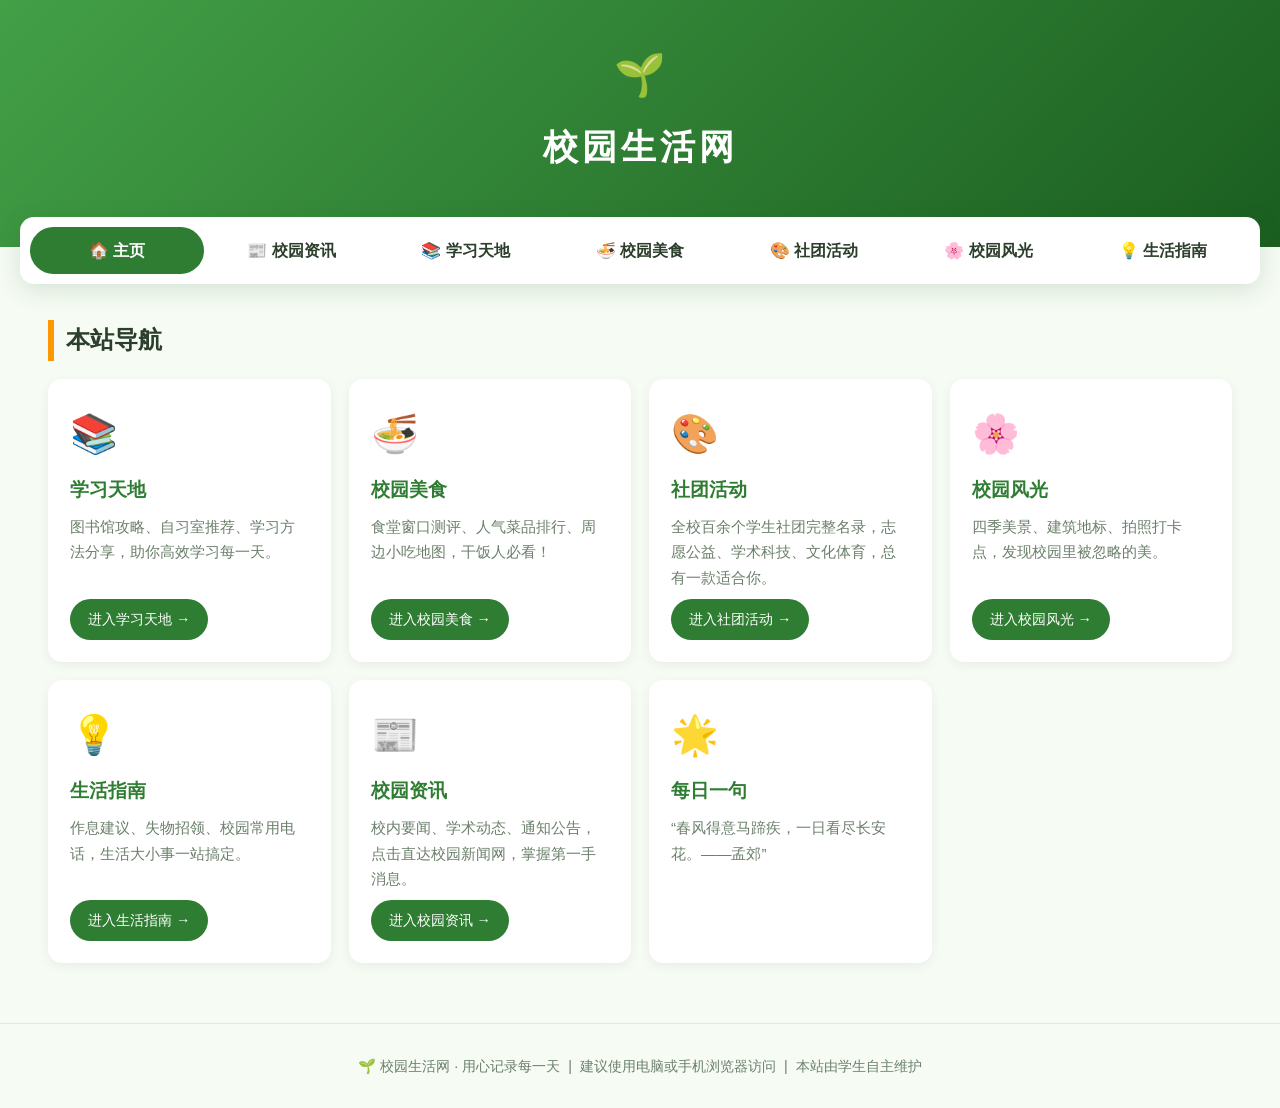
<file: index.html>
<!DOCTYPE html>
<html lang="zh-CN">
<head>
<meta charset="UTF-8">
<meta name="viewport" content="width=device-width, initial-scale=1.0">
<title>校园生活网 · 主页</title>
<link rel="stylesheet" href="style.css">
</head>
<body>

<header>
  <div class="logo">🌱</div>
  <h1>校园生活网</h1>
</header>

<nav>
  <a href="index.html" class="active">🏠 主页</a>
  <a href="news.html">📰 校园资讯</a>
  <a href="study.html">📚 学习天地</a>
  <a href="food.html">🍜 校园美食</a>
  <a href="clubs.html">🎨 社团活动</a>
  <a href="scenery.html">🌸 校园风光</a>
  <a href="life.html">💡 生活指南</a>
</nav>

<main>
  <h2 class="section-title">本站导航</h2>
  <div class="cards">
    <div class="card">
      <div class="icon">📚</div>
      <h3>学习天地</h3>
      <p>图书馆攻略、自习室推荐、学习方法分享，助你高效学习每一天。</p>
      <a class="btn" href="study.html">进入学习天地 →</a>
    </div>
    <div class="card">
      <div class="icon">🍜</div>
      <h3>校园美食</h3>
      <p>食堂窗口测评、人气菜品排行、周边小吃地图，干饭人必看！</p>
      <a class="btn" href="food.html">进入校园美食 →</a>
    </div>
    <div class="card">
      <div class="icon">🎨</div>
      <h3>社团活动</h3>
      <p>全校百余个学生社团完整名录，志愿公益、学术科技、文化体育，总有一款适合你。</p>
      <a class="btn" href="clubs.html">进入社团活动 →</a>
    </div>
    <div class="card">
      <div class="icon">🌸</div>
      <h3>校园风光</h3>
      <p>四季美景、建筑地标、拍照打卡点，发现校园里被忽略的美。</p>
      <a class="btn" href="scenery.html">进入校园风光 →</a>
    </div>
    <div class="card">
      <div class="icon">💡</div>
      <h3>生活指南</h3>
      <p>作息建议、失物招领、校园常用电话，生活大小事一站搞定。</p>
      <a class="btn" href="life.html">进入生活指南 →</a>
    </div>
    <div class="card">
      <div class="icon">📰</div>
      <h3>校园资讯</h3>
      <p>校内要闻、学术动态、通知公告，点击直达校园新闻网，掌握第一手消息。</p>
      <a class="btn" href="news.html">进入校园资讯 →</a>
    </div>
    <div class="card">
      <div class="icon">🌟</div>
      <h3>每日一句</h3>
      <p id="daily-quote">正在加载今日名言……</p>
    </div>
  </div>
</main>

<script>
// 每日一句：根据日期自动轮换，每天显示不同的名言
var quotes = [
  "少年易老学难成，一寸光阴不可轻。——朱熹",
  "路虽远，行则将至；事虽难，做则必成。——《荀子》",
  "不积跬步，无以至千里；不积小流，无以成江海。——《荀子》",
  "知之者不如好之者，好之者不如乐之者。——《论语》",
  "宝剑锋从磨砺出，梅花香自苦寒来。——《警世贤文》",
  "业精于勤，荒于嬉；行成于思，毁于随。——韩愈",
  "书山有路勤为径，学海无涯苦作舟。——韩愈",
  "长风破浪会有时，直挂云帆济沧海。——李白",
  "千淘万漉虽辛苦，吹尽狂沙始到金。——刘禹锡",
  "黑发不知勤学早，白首方悔读书迟。——颜真卿",
  "纸上得来终觉浅，绝知此事要躬行。——陆游",
  "问渠那得清如许？为有源头活水来。——朱熹",
  "盛年不重来，一日难再晨。及时当勉励，岁月不待人。——陶渊明",
  "天行健，君子以自强不息。——《周易》",
  "苟日新，日日新，又日新。——《礼记》",
  "志不求易者成，事不避难者进。——《后汉书》",
  "非学无以广才，非志无以成学。——诸葛亮",
  "博观而约取，厚积而薄发。——苏轼",
  "千磨万击还坚劲，任尔东西南北风。——郑燮",
  "会当凌绝顶，一览众山小。——杜甫",
  "不经一番寒彻骨，怎得梅花扑鼻香。——黄蘖禅师",
  "少壮不努力，老大徒伤悲。——《长歌行》",
  "学而不思则罔，思而不学则殆。——《论语》",
  "玉不琢，不成器；人不学，不知道。——《礼记》",
  "海阔凭鱼跃，天高任鸟飞。——古训",
  "大鹏一日同风起，扶摇直上九万里。——李白",
  "天生我材必有用，千金散尽还复来。——李白",
  "沉舟侧畔千帆过，病树前头万木春。——刘禹锡",
  "欲穷千里目，更上一层楼。——王之涣",
  "春风得意马蹄疾，一日看尽长安花。——孟郊",
  "莫愁前路无知己，天下谁人不识君。——高适"
];
var now = new Date();
var start = new Date(now.getFullYear(), 0, 0);
var dayOfYear = Math.floor((now - start) / 86400000);
document.getElementById("daily-quote").textContent = "“" + quotes[dayOfYear % quotes.length] + "”";
</script>

<footer>
  🌱 校园生活网 · 用心记录每一天 &nbsp;|&nbsp; 建议使用电脑或手机浏览器访问 &nbsp;|&nbsp; 本站由学生自主维护
</footer>

</body>
</html>
</file>
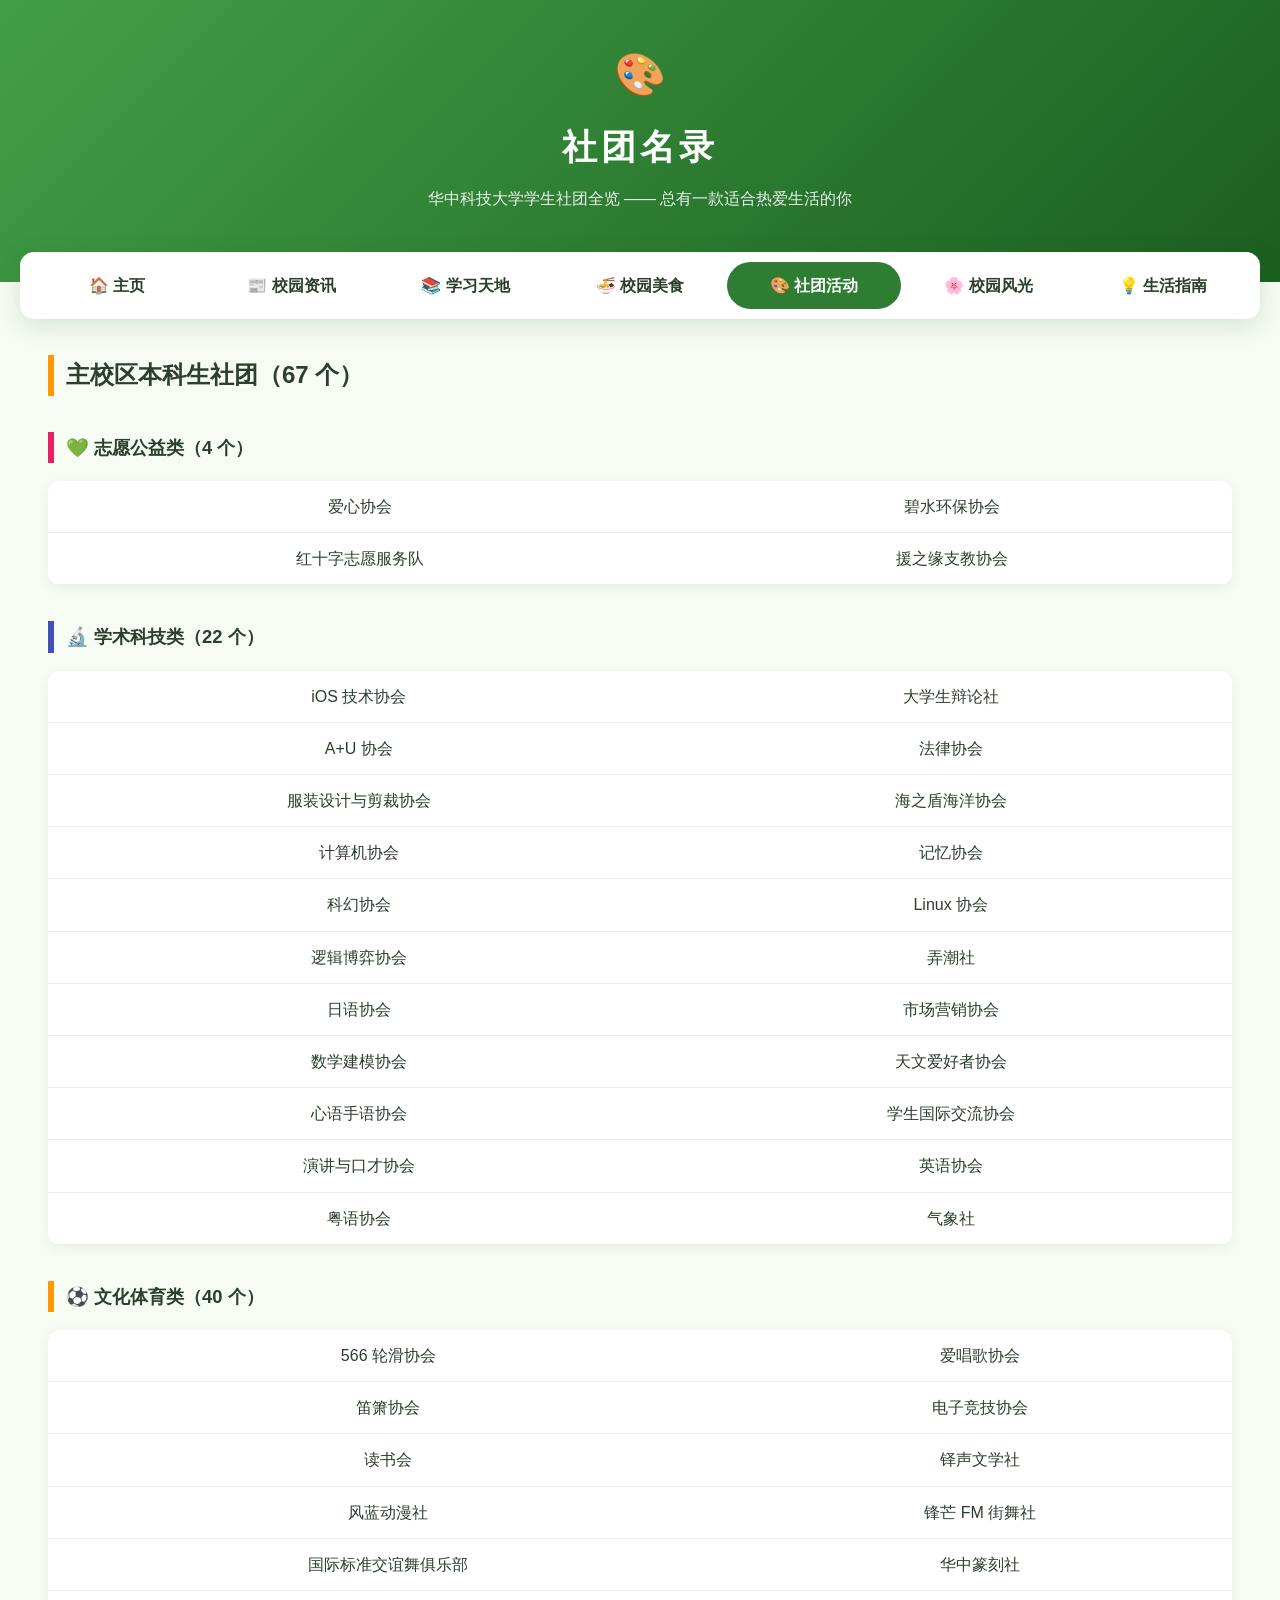
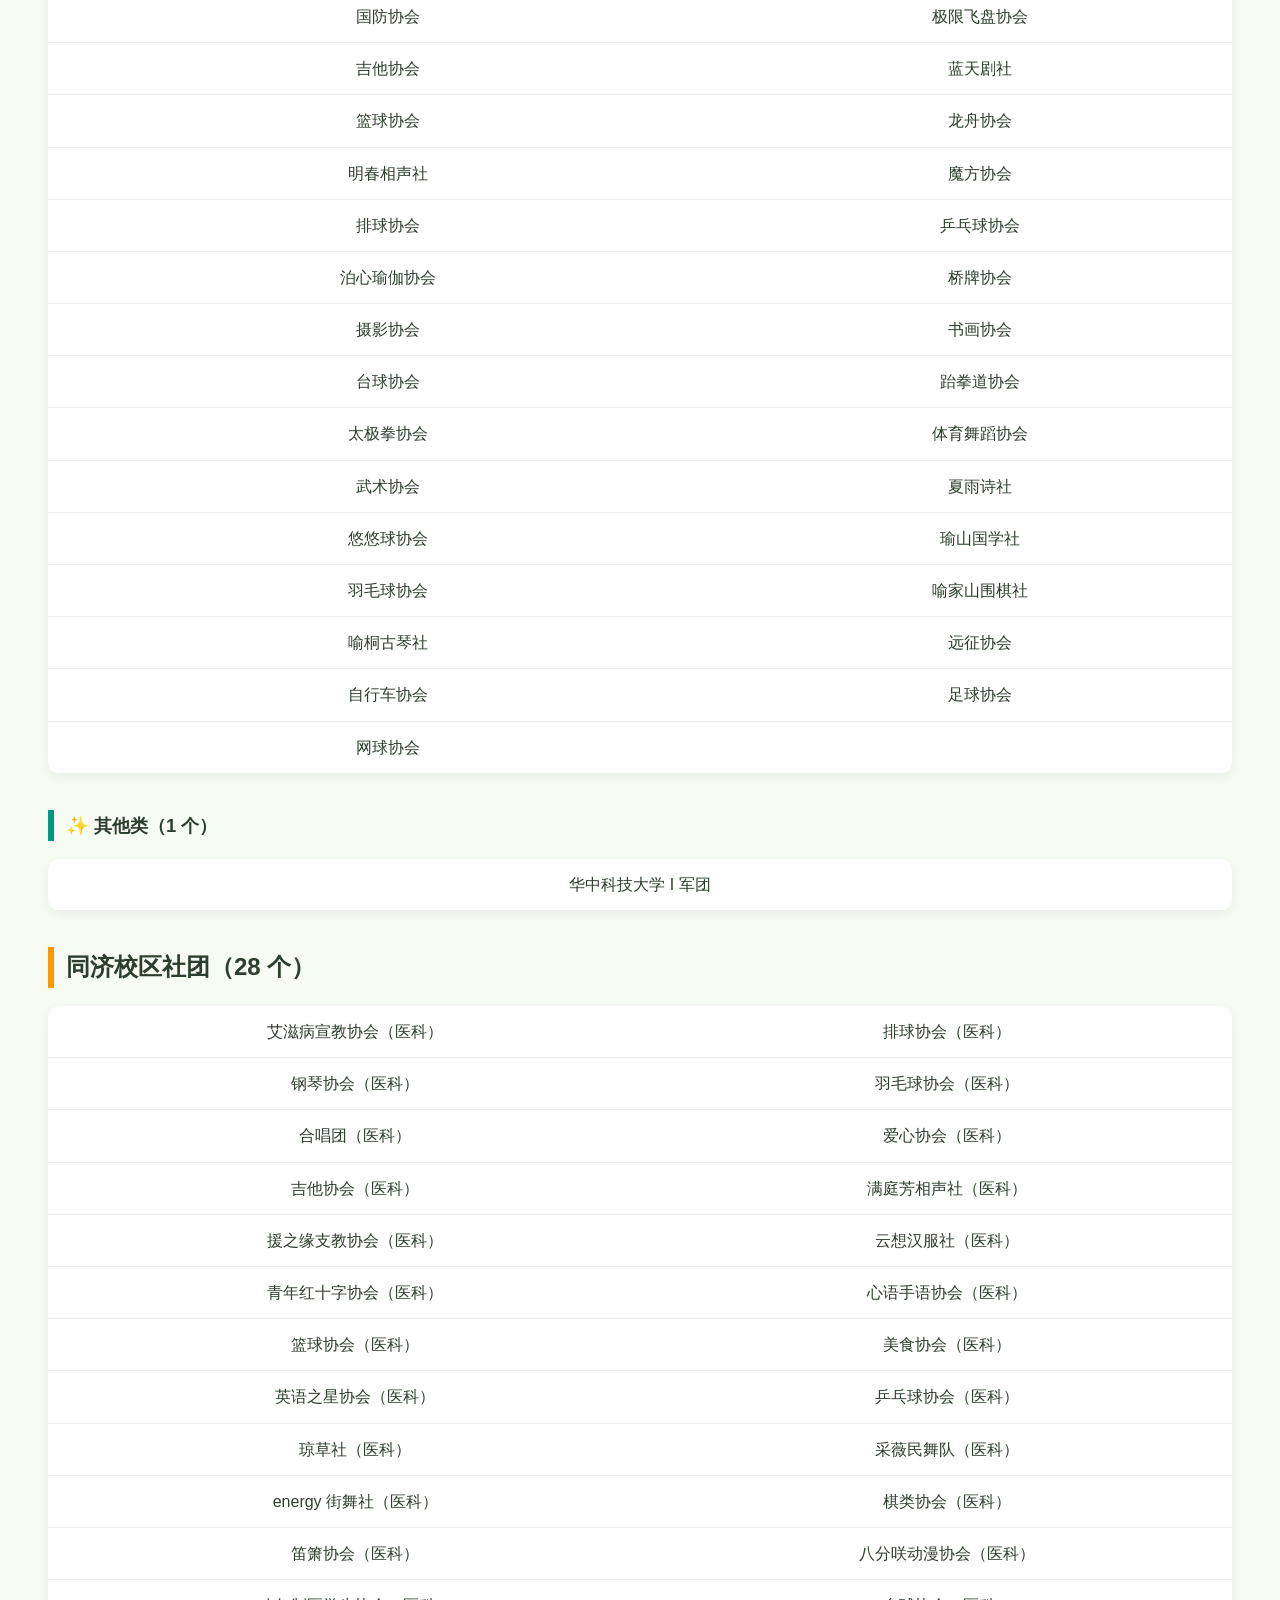
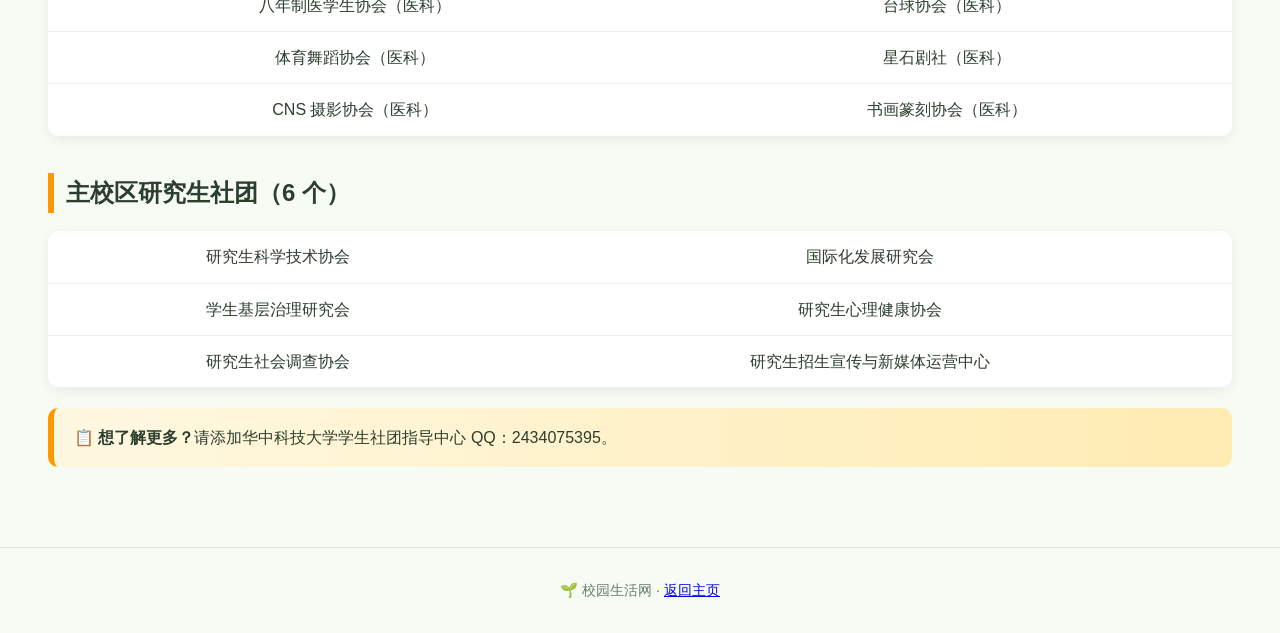
<file: clubs.html>
<!DOCTYPE html>
<html lang="zh-CN">
<head>
<meta charset="UTF-8">
<meta name="viewport" content="width=device-width, initial-scale=1.0">
<title>社团名录 · 校园生活网</title>
<link rel="stylesheet" href="style.css">
</head>
<body>

<header>
  <div class="logo">🎨</div>
  <h1>社团名录</h1>
  <p>华中科技大学学生社团全览 —— 总有一款适合热爱生活的你</p>
</header>

<nav>
  <a href="index.html">🏠 主页</a>
  <a href="news.html">📰 校园资讯</a>
  <a href="study.html">📚 学习天地</a>
  <a href="food.html">🍜 校园美食</a>
  <a href="clubs.html" class="active">🎨 社团活动</a>
  <a href="scenery.html">🌸 校园风光</a>
  <a href="life.html">💡 生活指南</a>
</nav>

<main>
  <h2 class="section-title">主校区本科生社团（67 个）</h2>

  <h3 class="section-title" style="font-size:1.15em; border-left-color:#e91e63;">💚 志愿公益类（4 个）</h3>
  <table>
    <tr><td>爱心协会</td><td>碧水环保协会</td></tr>
    <tr><td>红十字志愿服务队</td><td>援之缘支教协会</td></tr>
  </table>

  <h3 class="section-title" style="font-size:1.15em; border-left-color:#3f51b5;">🔬 学术科技类（22 个）</h3>
  <table>
    <tr><td>iOS 技术协会</td><td>大学生辩论社</td></tr>
    <tr><td>A+U 协会</td><td>法律协会</td></tr>
    <tr><td>服装设计与剪裁协会</td><td>海之盾海洋协会</td></tr>
    <tr><td>计算机协会</td><td>记忆协会</td></tr>
    <tr><td>科幻协会</td><td>Linux 协会</td></tr>
    <tr><td>逻辑博弈协会</td><td>弄潮社</td></tr>
    <tr><td>日语协会</td><td>市场营销协会</td></tr>
    <tr><td>数学建模协会</td><td>天文爱好者协会</td></tr>
    <tr><td>心语手语协会</td><td>学生国际交流协会</td></tr>
    <tr><td>演讲与口才协会</td><td>英语协会</td></tr>
    <tr><td>粤语协会</td><td>气象社</td></tr>
  </table>

  <h3 class="section-title" style="font-size:1.15em; border-left-color:#ff9800;">⚽ 文化体育类（40 个）</h3>
  <table>
    <tr><td>566 轮滑协会</td><td>爱唱歌协会</td></tr>
    <tr><td>笛箫协会</td><td>电子竞技协会</td></tr>
    <tr><td>读书会</td><td>铎声文学社</td></tr>
    <tr><td>风蓝动漫社</td><td>锋芒 FM 街舞社</td></tr>
    <tr><td>国际标准交谊舞俱乐部</td><td>华中篆刻社</td></tr>
    <tr><td>国防协会</td><td>极限飞盘协会</td></tr>
    <tr><td>吉他协会</td><td>蓝天剧社</td></tr>
    <tr><td>篮球协会</td><td>龙舟协会</td></tr>
    <tr><td>明春相声社</td><td>魔方协会</td></tr>
    <tr><td>排球协会</td><td>乒乓球协会</td></tr>
    <tr><td>泊心瑜伽协会</td><td>桥牌协会</td></tr>
    <tr><td>摄影协会</td><td>书画协会</td></tr>
    <tr><td>台球协会</td><td>跆拳道协会</td></tr>
    <tr><td>太极拳协会</td><td>体育舞蹈协会</td></tr>
    <tr><td>武术协会</td><td>夏雨诗社</td></tr>
    <tr><td>悠悠球协会</td><td>瑜山国学社</td></tr>
    <tr><td>羽毛球协会</td><td>喻家山围棋社</td></tr>
    <tr><td>喻桐古琴社</td><td>远征协会</td></tr>
    <tr><td>自行车协会</td><td>足球协会</td></tr>
    <tr><td>网球协会</td><td></td></tr>
  </table>

  <h3 class="section-title" style="font-size:1.15em; border-left-color:#009688;">✨ 其他类（1 个）</h3>
  <table>
    <tr><td>华中科技大学 I 军团</td></tr>
  </table>

  <h2 class="section-title">同济校区社团（28 个）</h2>
  <table>
    <tr><td>艾滋病宣教协会（医科）</td><td>排球协会（医科）</td></tr>
    <tr><td>钢琴协会（医科）</td><td>羽毛球协会（医科）</td></tr>
    <tr><td>合唱团（医科）</td><td>爱心协会（医科）</td></tr>
    <tr><td>吉他协会（医科）</td><td>满庭芳相声社（医科）</td></tr>
    <tr><td>援之缘支教协会（医科）</td><td>云想汉服社（医科）</td></tr>
    <tr><td>青年红十字协会（医科）</td><td>心语手语协会（医科）</td></tr>
    <tr><td>篮球协会（医科）</td><td>美食协会（医科）</td></tr>
    <tr><td>英语之星协会（医科）</td><td>乒乓球协会（医科）</td></tr>
    <tr><td>琼草社（医科）</td><td>采薇民舞队（医科）</td></tr>
    <tr><td>energy 街舞社（医科）</td><td>棋类协会（医科）</td></tr>
    <tr><td>笛箫协会（医科）</td><td>八分咲动漫协会（医科）</td></tr>
    <tr><td>八年制医学生协会（医科）</td><td>台球协会（医科）</td></tr>
    <tr><td>体育舞蹈协会（医科）</td><td>星石剧社（医科）</td></tr>
    <tr><td>CNS 摄影协会（医科）</td><td>书画篆刻协会（医科）</td></tr>
  </table>

  <h2 class="section-title">主校区研究生社团（6 个）</h2>
  <table>
    <tr><td>研究生科学技术协会</td><td>国际化发展研究会</td></tr>
    <tr><td>学生基层治理研究会</td><td>研究生心理健康协会</td></tr>
    <tr><td>研究生社会调查协会</td><td>研究生招生宣传与新媒体运营中心</td></tr>
  </table>

  <div class="banner">
    📋 <strong>想了解更多？</strong>请添加华中科技大学学生社团指导中心 QQ：2434075395。
  </div>
</main>

<footer>
  🌱 校园生活网 · <a href="index.html">返回主页</a>
</footer>

</body>
</html>
</file>
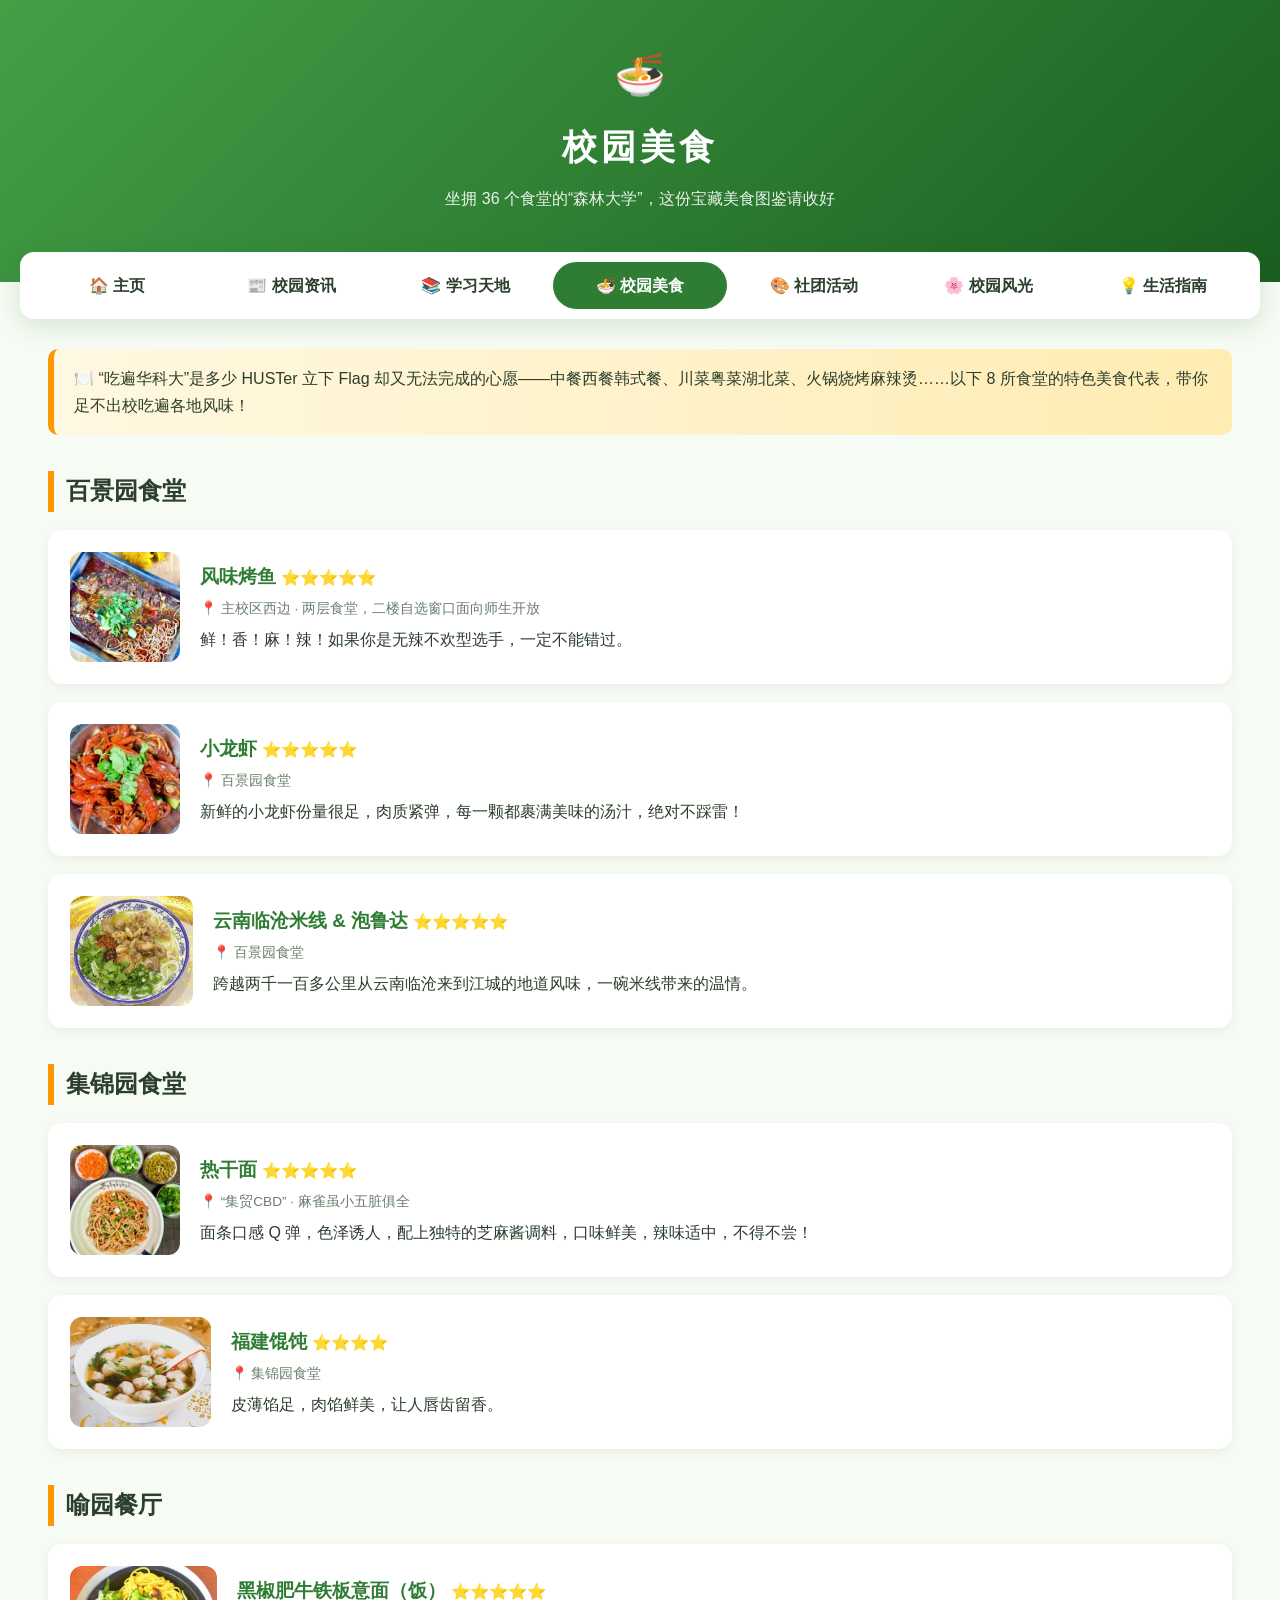
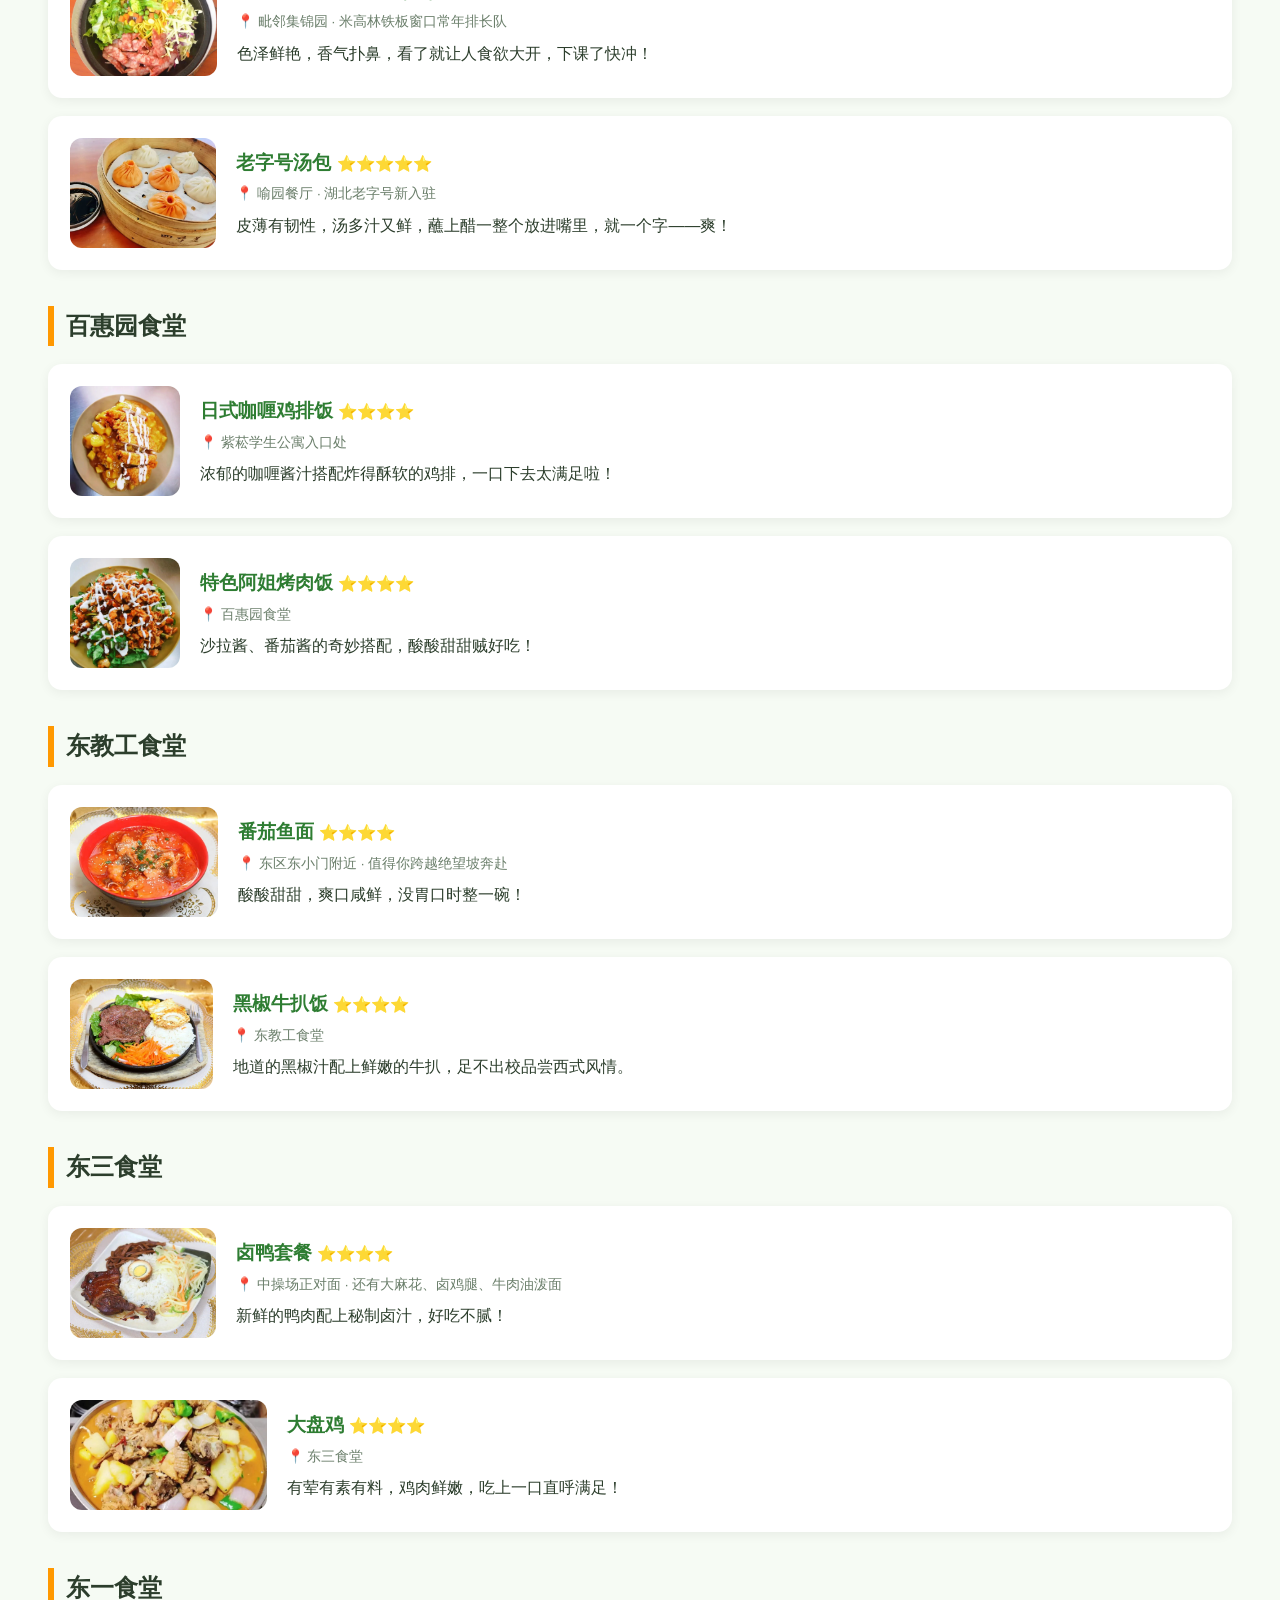
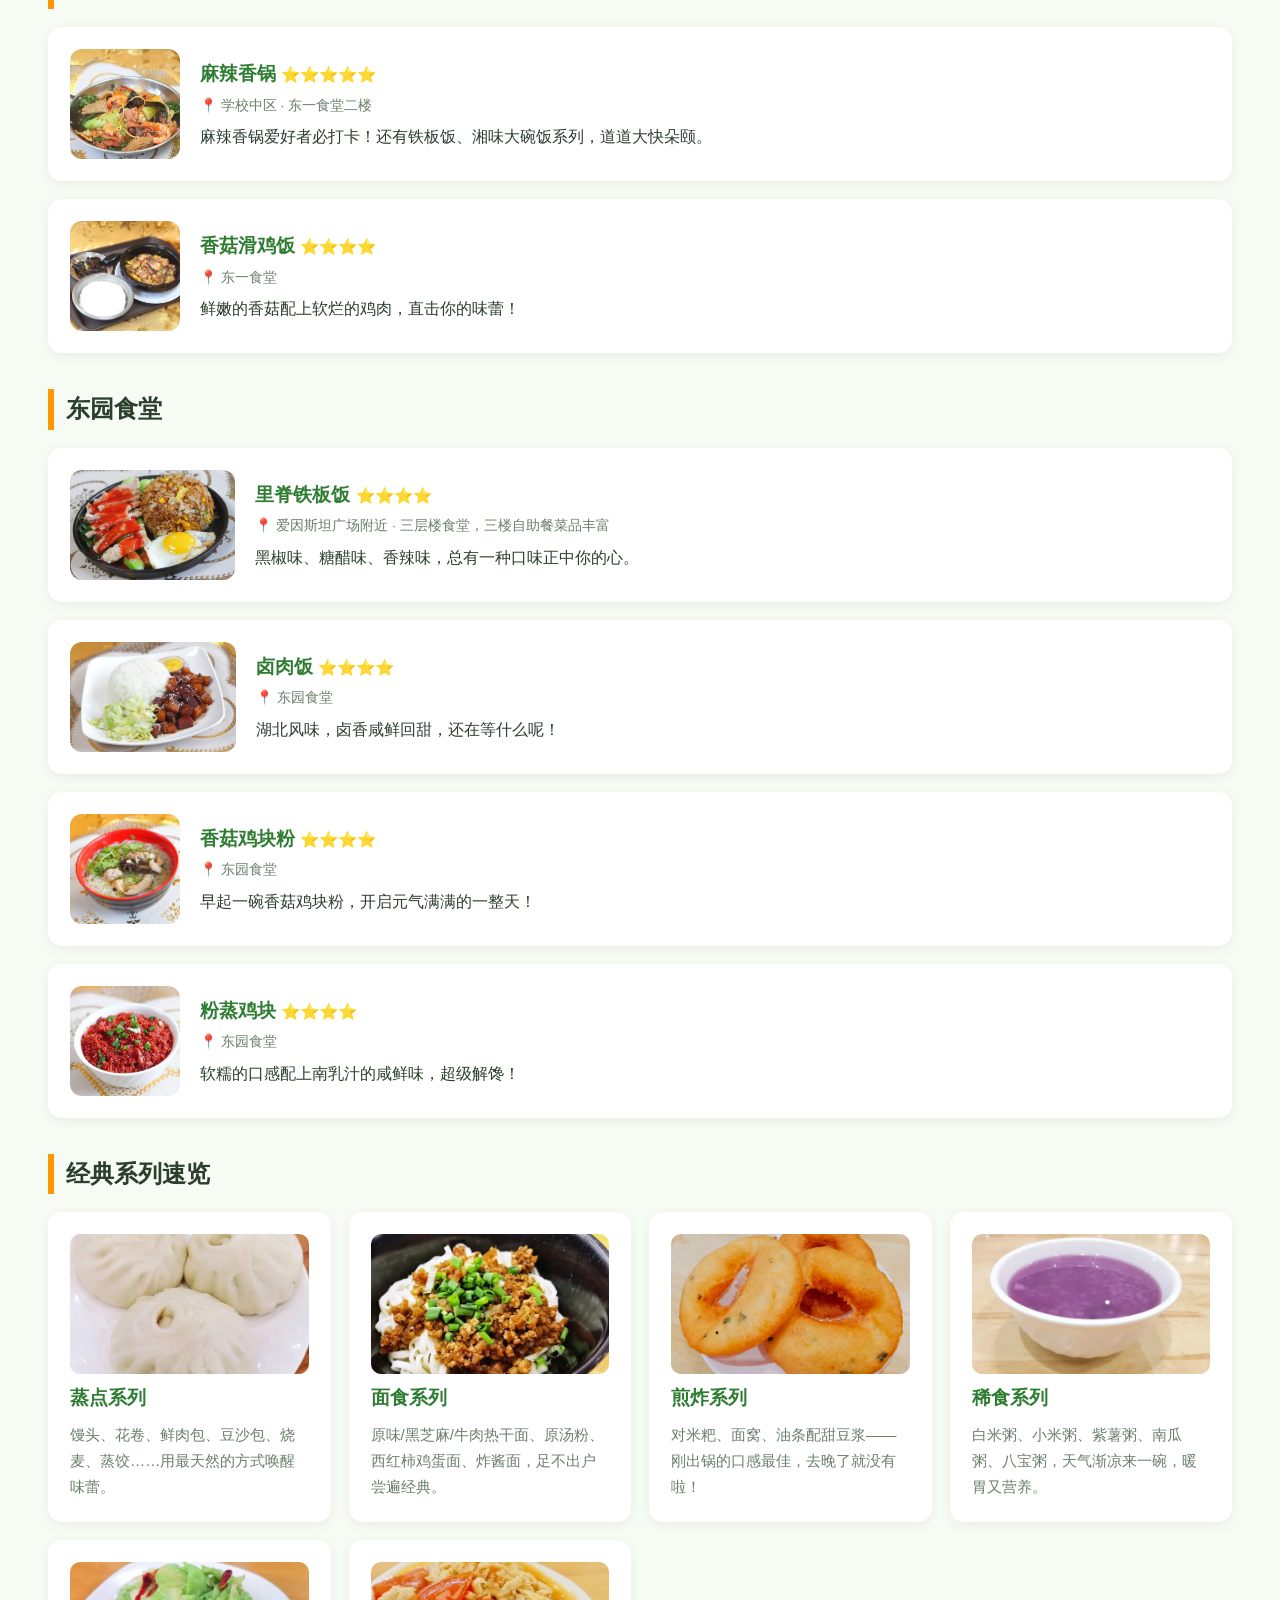
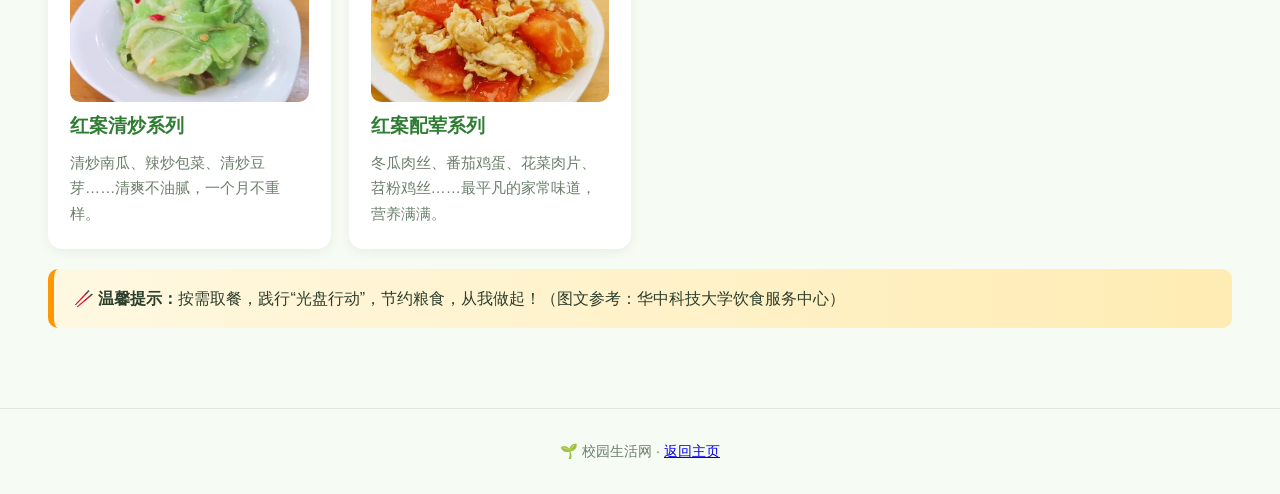
<file: food.html>
<!DOCTYPE html>
<html lang="zh-CN">
<head>
<meta charset="UTF-8">
<meta name="viewport" content="width=device-width, initial-scale=1.0">
<title>校园美食 · 校园生活网</title>
<link rel="stylesheet" href="style.css">
</head>
<body>

<header>
  <div class="logo">🍜</div>
  <h1>校园美食</h1>
  <p>坐拥 36 个食堂的“森林大学”，这份宝藏美食图鉴请收好</p>
</header>

<nav>
  <a href="index.html">🏠 主页</a>
  <a href="news.html">📰 校园资讯</a>
  <a href="study.html">📚 学习天地</a>
  <a href="food.html" class="active">🍜 校园美食</a>
  <a href="clubs.html">🎨 社团活动</a>
  <a href="scenery.html">🌸 校园风光</a>
  <a href="life.html">💡 生活指南</a>
</nav>

<main>
  <div class="banner">
    🍽️ “吃遍华科大”是多少 HUSTer 立下 Flag 却又无法完成的心愿——中餐西餐韩式餐、川菜粤菜湖北菜、火锅烧烤麻辣烫……以下 8 所食堂的特色美食代表，带你足不出校吃遍各地风味！
  </div>

  <h2 class="section-title">百景园食堂</h2>
  <div class="article">
    <img class="pic" src="images/food40.jpg" alt="风味烤鱼">
    <div>
      <h3>风味烤鱼 <small>⭐⭐⭐⭐⭐</small></h3>
      <div class="meta">📍 主校区西边 · 两层食堂，二楼自选窗口面向师生开放</div>
      <p>鲜！香！麻！辣！如果你是无辣不欢型选手，一定不能错过。</p>
    </div>
  </div>
  <div class="article">
    <img class="pic" src="images/food42.jpg" alt="小龙虾">
    <div>
      <h3>小龙虾 <small>⭐⭐⭐⭐⭐</small></h3>
      <div class="meta">📍 百景园食堂</div>
      <p>新鲜的小龙虾份量很足，肉质紧弹，每一颗都裹满美味的汤汁，绝对不踩雷！</p>
    </div>
  </div>
  <div class="article">
    <img class="pic" src="images/food43.jpg" alt="云南临沧米线">
    <div>
      <h3>云南临沧米线 & 泡鲁达 <small>⭐⭐⭐⭐⭐</small></h3>
      <div class="meta">📍 百景园食堂</div>
      <p>跨越两千一百多公里从云南临沧来到江城的地道风味，一碗米线带来的温情。</p>
    </div>
  </div>

  <h2 class="section-title">集锦园食堂</h2>
  <div class="article">
    <img class="pic" src="images/food47.jpg" alt="热干面">
    <div>
      <h3>热干面 <small>⭐⭐⭐⭐⭐</small></h3>
      <div class="meta">📍 “集贸CBD” · 麻雀虽小五脏俱全</div>
      <p>面条口感 Q 弹，色泽诱人，配上独特的芝麻酱调料，口味鲜美，辣味适中，不得不尝！</p>
    </div>
  </div>
  <div class="article">
    <img class="pic" src="images/food48.jpg" alt="福建馄饨">
    <div>
      <h3>福建馄饨 <small>⭐⭐⭐⭐</small></h3>
      <div class="meta">📍 集锦园食堂</div>
      <p>皮薄馅足，肉馅鲜美，让人唇齿留香。</p>
    </div>
  </div>

  <h2 class="section-title">喻园餐厅</h2>
  <div class="article">
    <img class="pic" src="images/food51.jpg" alt="黑椒肥牛铁板意面">
    <div>
      <h3>黑椒肥牛铁板意面（饭） <small>⭐⭐⭐⭐⭐</small></h3>
      <div class="meta">📍 毗邻集锦园 · 米高林铁板窗口常年排长队</div>
      <p>色泽鲜艳，香气扑鼻，看了就让人食欲大开，下课了快冲！</p>
    </div>
  </div>
  <div class="article">
    <img class="pic" src="images/food52.jpg" alt="老字号汤包">
    <div>
      <h3>老字号汤包 <small>⭐⭐⭐⭐⭐</small></h3>
      <div class="meta">📍 喻园餐厅 · 湖北老字号新入驻</div>
      <p>皮薄有韧性，汤多汁又鲜，蘸上醋一整个放进嘴里，就一个字——爽！</p>
    </div>
  </div>

  <h2 class="section-title">百惠园食堂</h2>
  <div class="article">
    <img class="pic" src="images/food55.jpg" alt="日式咖喱鸡排饭">
    <div>
      <h3>日式咖喱鸡排饭 <small>⭐⭐⭐⭐</small></h3>
      <div class="meta">📍 紫菘学生公寓入口处</div>
      <p>浓郁的咖喱酱汁搭配炸得酥软的鸡排，一口下去太满足啦！</p>
    </div>
  </div>
  <div class="article">
    <img class="pic" src="images/food56.jpg" alt="特色阿姐烤肉饭">
    <div>
      <h3>特色阿姐烤肉饭 <small>⭐⭐⭐⭐</small></h3>
      <div class="meta">📍 百惠园食堂</div>
      <p>沙拉酱、番茄酱的奇妙搭配，酸酸甜甜贼好吃！</p>
    </div>
  </div>

  <h2 class="section-title">东教工食堂</h2>
  <div class="article">
    <img class="pic" src="images/food58.jpg" alt="番茄鱼面">
    <div>
      <h3>番茄鱼面 <small>⭐⭐⭐⭐</small></h3>
      <div class="meta">📍 东区东小门附近 · 值得你跨越绝望坡奔赴</div>
      <p>酸酸甜甜，爽口咸鲜，没胃口时整一碗！</p>
    </div>
  </div>
  <div class="article">
    <img class="pic" src="images/food60.jpg" alt="黑椒牛扒饭">
    <div>
      <h3>黑椒牛扒饭 <small>⭐⭐⭐⭐</small></h3>
      <div class="meta">📍 东教工食堂</div>
      <p>地道的黑椒汁配上鲜嫩的牛扒，足不出校品尝西式风情。</p>
    </div>
  </div>

  <h2 class="section-title">东三食堂</h2>
  <div class="article">
    <img class="pic" src="images/food62.jpg" alt="卤鸭套餐">
    <div>
      <h3>卤鸭套餐 <small>⭐⭐⭐⭐</small></h3>
      <div class="meta">📍 中操场正对面 · 还有大麻花、卤鸡腿、牛肉油泼面</div>
      <p>新鲜的鸭肉配上秘制卤汁，好吃不腻！</p>
    </div>
  </div>
  <div class="article">
    <img class="pic" src="images/food63.jpg" alt="大盘鸡">
    <div>
      <h3>大盘鸡 <small>⭐⭐⭐⭐</small></h3>
      <div class="meta">📍 东三食堂</div>
      <p>有荤有素有料，鸡肉鲜嫩，吃上一口直呼满足！</p>
    </div>
  </div>

  <h2 class="section-title">东一食堂</h2>
  <div class="article">
    <img class="pic" src="images/food65.jpg" alt="麻辣香锅">
    <div>
      <h3>麻辣香锅 <small>⭐⭐⭐⭐⭐</small></h3>
      <div class="meta">📍 学校中区 · 东一食堂二楼</div>
      <p>麻辣香锅爱好者必打卡！还有铁板饭、湘味大碗饭系列，道道大快朵颐。</p>
    </div>
  </div>
  <div class="article">
    <img class="pic" src="images/food66.jpg" alt="香菇滑鸡饭">
    <div>
      <h3>香菇滑鸡饭 <small>⭐⭐⭐⭐</small></h3>
      <div class="meta">📍 东一食堂</div>
      <p>鲜嫩的香菇配上软烂的鸡肉，直击你的味蕾！</p>
    </div>
  </div>

  <h2 class="section-title">东园食堂</h2>
  <div class="article">
    <img class="pic" src="images/food68.jpg" alt="里脊铁板饭">
    <div>
      <h3>里脊铁板饭 <small>⭐⭐⭐⭐</small></h3>
      <div class="meta">📍 爱因斯坦广场附近 · 三层楼食堂，三楼自助餐菜品丰富</div>
      <p>黑椒味、糖醋味、香辣味，总有一种口味正中你的心。</p>
    </div>
  </div>
  <div class="article">
    <img class="pic" src="images/food69.jpg" alt="卤肉饭">
    <div>
      <h3>卤肉饭 <small>⭐⭐⭐⭐</small></h3>
      <div class="meta">📍 东园食堂</div>
      <p>湖北风味，卤香咸鲜回甜，还在等什么呢！</p>
    </div>
  </div>
  <div class="article">
    <img class="pic" src="images/food71.jpg" alt="香菇鸡块粉">
    <div>
      <h3>香菇鸡块粉 <small>⭐⭐⭐⭐</small></h3>
      <div class="meta">📍 东园食堂</div>
      <p>早起一碗香菇鸡块粉，开启元气满满的一整天！</p>
    </div>
  </div>
  <div class="article">
    <img class="pic" src="images/food72.jpg" alt="粉蒸鸡块">
    <div>
      <h3>粉蒸鸡块 <small>⭐⭐⭐⭐</small></h3>
      <div class="meta">📍 东园食堂</div>
      <p>软糯的口感配上南乳汁的咸鲜味，超级解馋！</p>
    </div>
  </div>

  <h2 class="section-title">经典系列速览</h2>
  <div class="cards">
    <div class="card">
      <img class="card-img" src="images/food12.jpg" alt="蒸点系列">
      <h3>蒸点系列</h3>
      <p>馒头、花卷、鲜肉包、豆沙包、烧麦、蒸饺……用最天然的方式唤醒味蕾。</p>
    </div>
    <div class="card">
      <img class="card-img" src="images/food16.jpg" alt="面食系列">
      <h3>面食系列</h3>
      <p>原味/黑芝麻/牛肉热干面、原汤粉、西红柿鸡蛋面、炸酱面，足不出户尝遍经典。</p>
    </div>
    <div class="card">
      <img class="card-img" src="images/food18.jpg" alt="煎炸系列">
      <h3>煎炸系列</h3>
      <p>对米粑、面窝、油条配甜豆浆——刚出锅的口感最佳，去晚了就没有啦！</p>
    </div>
    <div class="card">
      <img class="card-img" src="images/food20.jpg" alt="稀食系列">
      <h3>稀食系列</h3>
      <p>白米粥、小米粥、紫薯粥、南瓜粥、八宝粥，天气渐凉来一碗，暖胃又营养。</p>
    </div>
    <div class="card">
      <img class="card-img" src="images/food25.jpg" alt="红案清炒系列">
      <h3>红案清炒系列</h3>
      <p>清炒南瓜、辣炒包菜、清炒豆芽……清爽不油腻，一个月不重样。</p>
    </div>
    <div class="card">
      <img class="card-img" src="images/food33.jpg" alt="红案配荤系列">
      <h3>红案配荤系列</h3>
      <p>冬瓜肉丝、番茄鸡蛋、花菜肉片、苕粉鸡丝……最平凡的家常味道，营养满满。</p>
    </div>
  </div>

  <div class="banner">
    🥢 <strong>温馨提示：</strong>按需取餐，践行“光盘行动”，节约粮食，从我做起！（图文参考：华中科技大学饮食服务中心）
  </div>
</main>

<footer>
  🌱 校园生活网 · <a href="index.html">返回主页</a>
</footer>

</body>
</html>
</file>
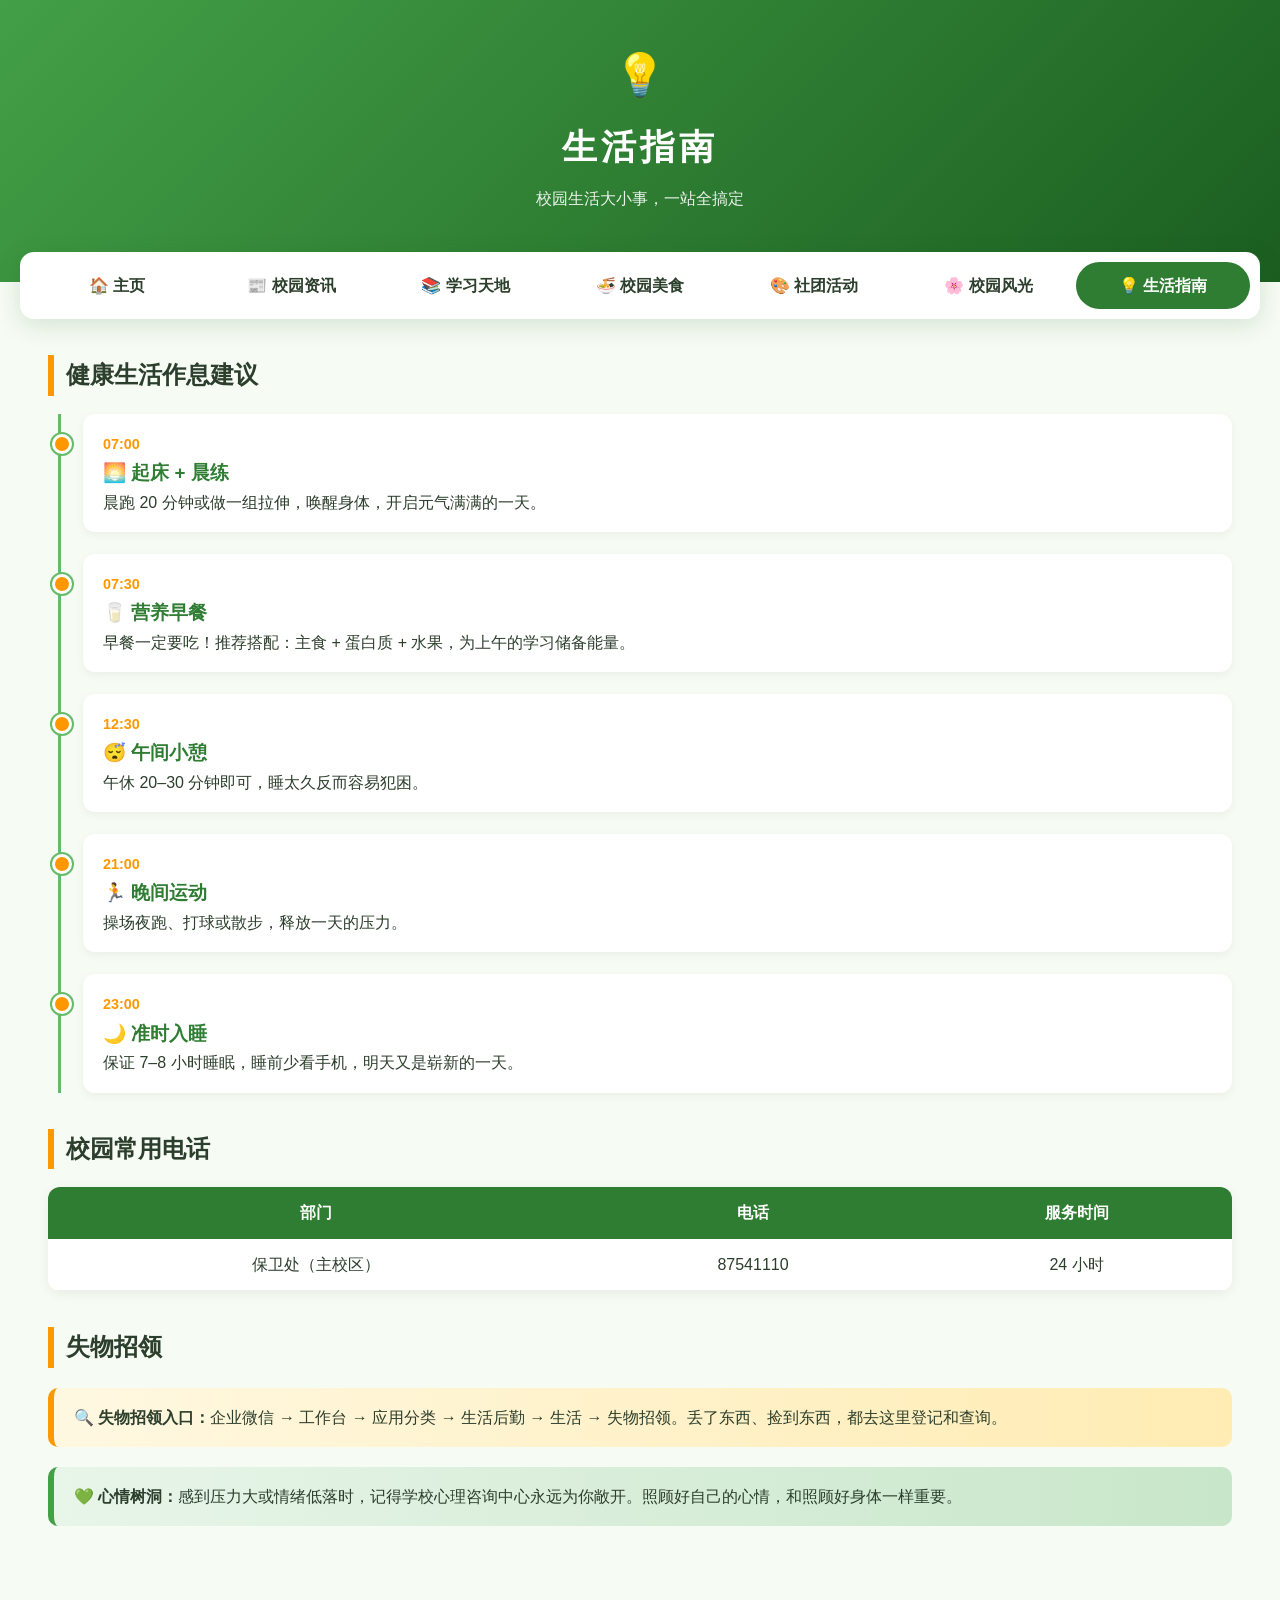
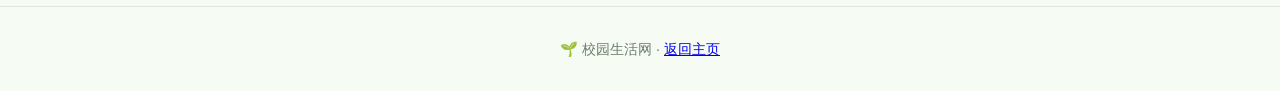
<file: life.html>
<!DOCTYPE html>
<html lang="zh-CN">
<head>
<meta charset="UTF-8">
<meta name="viewport" content="width=device-width, initial-scale=1.0">
<title>生活指南 · 校园生活网</title>
<link rel="stylesheet" href="style.css">
</head>
<body>

<header>
  <div class="logo">💡</div>
  <h1>生活指南</h1>
  <p>校园生活大小事，一站全搞定</p>
</header>

<nav>
  <a href="index.html">🏠 主页</a>
  <a href="news.html">📰 校园资讯</a>
  <a href="study.html">📚 学习天地</a>
  <a href="food.html">🍜 校园美食</a>
  <a href="clubs.html">🎨 社团活动</a>
  <a href="scenery.html">🌸 校园风光</a>
  <a href="life.html" class="active">💡 生活指南</a>
</nav>

<main>
  <h2 class="section-title">健康生活作息建议</h2>
  <div class="timeline">
    <div class="item">
      <span class="time">07:00</span>
      <h3>🌅 起床 + 晨练</h3>
      <p>晨跑 20 分钟或做一组拉伸，唤醒身体，开启元气满满的一天。</p>
    </div>
    <div class="item">
      <span class="time">07:30</span>
      <h3>🥛 营养早餐</h3>
      <p>早餐一定要吃！推荐搭配：主食 + 蛋白质 + 水果，为上午的学习储备能量。</p>
    </div>
    <div class="item">
      <span class="time">12:30</span>
      <h3>😴 午间小憩</h3>
      <p>午休 20–30 分钟即可，睡太久反而容易犯困。</p>
    </div>
    <div class="item">
      <span class="time">21:00</span>
      <h3>🏃 晚间运动</h3>
      <p>操场夜跑、打球或散步，释放一天的压力。</p>
    </div>
    <div class="item">
      <span class="time">23:00</span>
      <h3>🌙 准时入睡</h3>
      <p>保证 7–8 小时睡眠，睡前少看手机，明天又是崭新的一天。</p>
    </div>
  </div>

  <h2 class="section-title">校园常用电话</h2>
  <table>
    <tr><th>部门</th><th>电话</th><th>服务时间</th></tr>
    <tr><td>保卫处（主校区）</td><td>87541110</td><td>24 小时</td></tr>
  </table>

  <h2 class="section-title">失物招领</h2>
  <div class="banner">
    🔍 <strong>失物招领入口：</strong>企业微信 → 工作台 → 应用分类 → 生活后勤 → 生活 → 失物招领。丢了东西、捡到东西，都去这里登记和查询。
  </div>

  <div class="banner" style="background:linear-gradient(90deg,#e8f5e9,#c8e6c9); border-left-color:#43a047;">
    💚 <strong>心情树洞：</strong>感到压力大或情绪低落时，记得学校心理咨询中心永远为你敞开。照顾好自己的心情，和照顾好身体一样重要。
  </div>
</main>

<footer>
  🌱 校园生活网 · <a href="index.html">返回主页</a>
</footer>

</body>
</html>
</file>
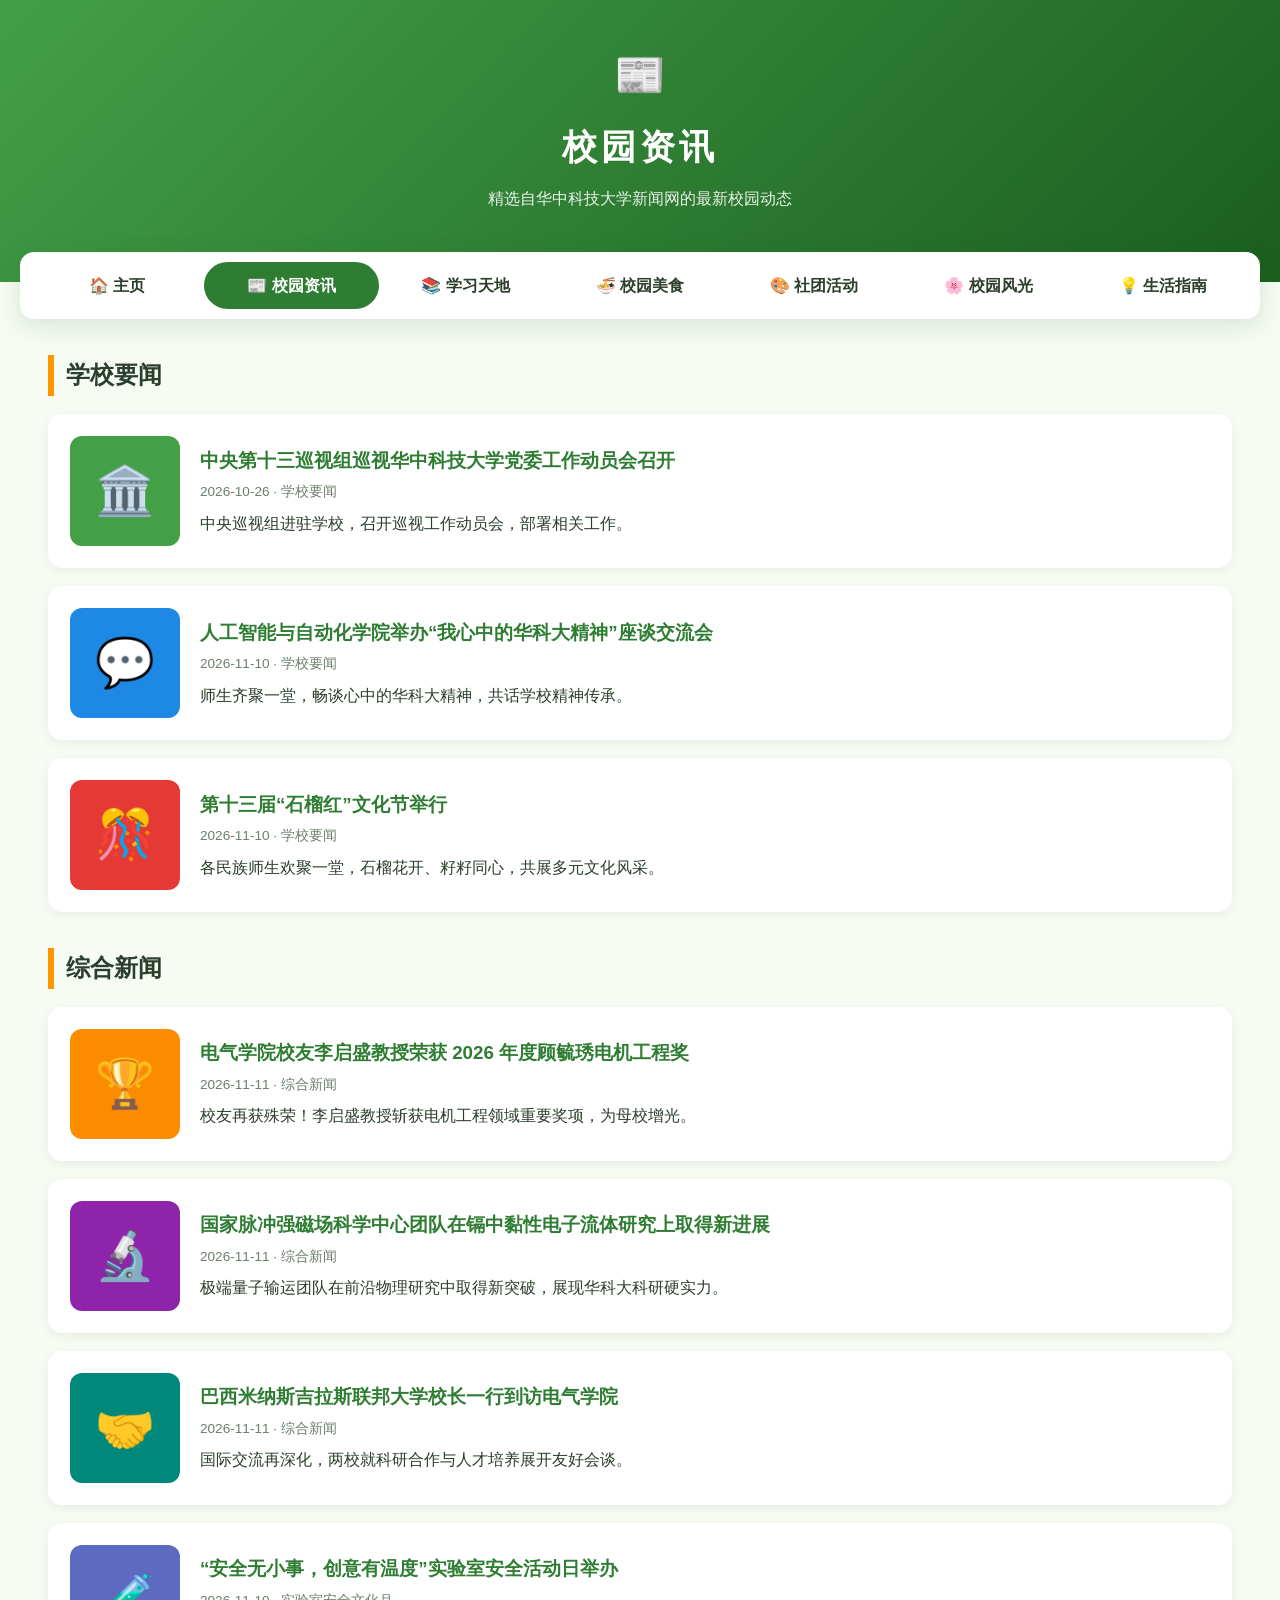
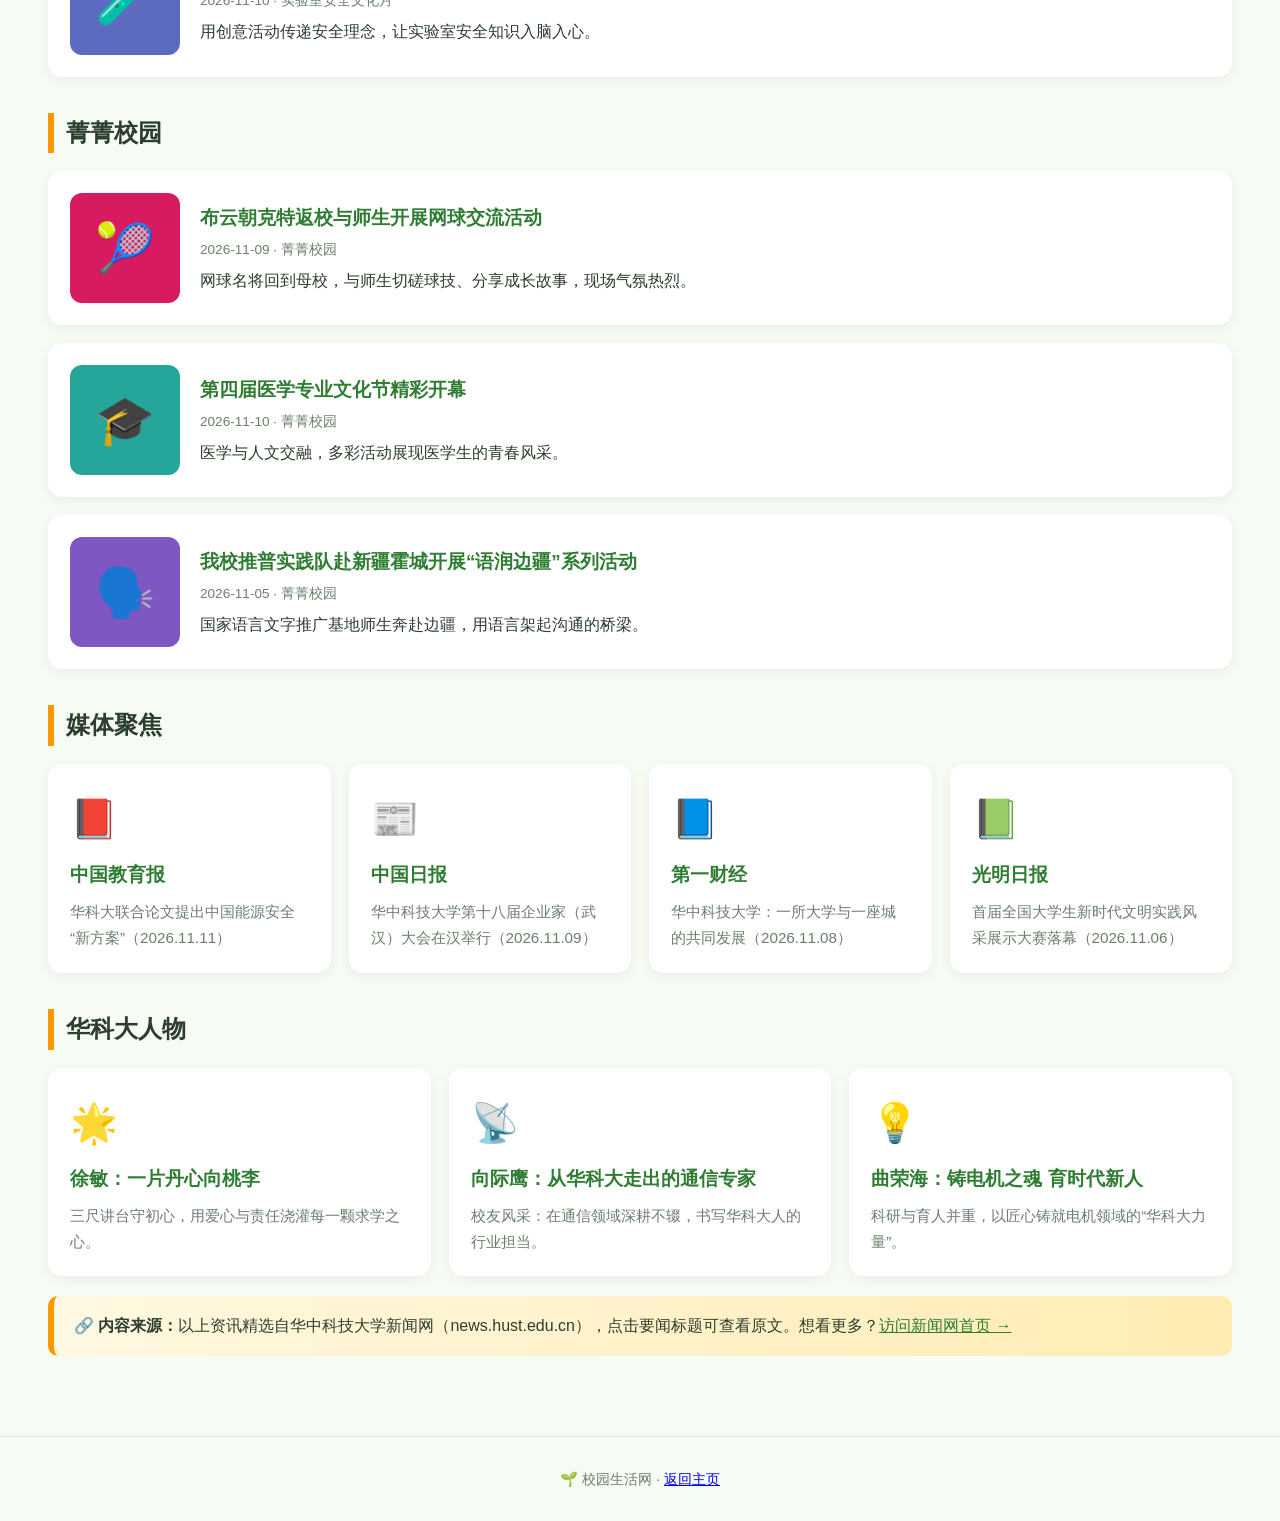
<file: news.html>
<!DOCTYPE html>
<html lang="zh-CN">
<head>
<meta charset="UTF-8">
<meta name="viewport" content="width=device-width, initial-scale=1.0">
<title>校园资讯 · 校园生活网</title>
<link rel="stylesheet" href="style.css">
</head>
<body>

<header>
  <div class="logo">📰</div>
  <h1>校园资讯</h1>
  <p>精选自华中科技大学新闻网的最新校园动态</p>
</header>

<nav>
  <a href="index.html">🏠 主页</a>
  <a href="news.html" class="active">📰 校园资讯</a>
  <a href="study.html">📚 学习天地</a>
  <a href="food.html">🍜 校园美食</a>
  <a href="clubs.html">🎨 社团活动</a>
  <a href="scenery.html">🌸 校园风光</a>
  <a href="life.html">💡 生活指南</a>
</nav>

<main>
  <h2 class="section-title">学校要闻</h2>
  <div class="article">
    <div class="pic" style="background:#43a047;">🏛️</div>
    <div>
      <h3><a href="https://news.hust.edu.cn/info/1002/59879.htm" target="_blank" style="color:inherit; text-decoration:none;">中央第十三巡视组巡视华中科技大学党委工作动员会召开</a></h3>
      <div class="meta">2026-10-26 · 学校要闻</div>
      <p>中央巡视组进驻学校，召开巡视工作动员会，部署相关工作。</p>
    </div>
  </div>
  <div class="article">
    <div class="pic" style="background:#1e88e5;">💬</div>
    <div>
      <h3><a href="https://news.hust.edu.cn/info/1002/60041.htm" target="_blank" style="color:inherit; text-decoration:none;">人工智能与自动化学院举办“我心中的华科大精神”座谈交流会</a></h3>
      <div class="meta">2026-11-10 · 学校要闻</div>
      <p>师生齐聚一堂，畅谈心中的华科大精神，共话学校精神传承。</p>
    </div>
  </div>
  <div class="article">
    <div class="pic" style="background:#e53935;">🎊</div>
    <div>
      <h3><a href="https://news.hust.edu.cn/info/1002/60036.htm" target="_blank" style="color:inherit; text-decoration:none;">第十三届“石榴红”文化节举行</a></h3>
      <div class="meta">2026-11-10 · 学校要闻</div>
      <p>各民族师生欢聚一堂，石榴花开、籽籽同心，共展多元文化风采。</p>
    </div>
  </div>

  <h2 class="section-title">综合新闻</h2>
  <div class="article">
    <div class="pic" style="background:#fb8c00;">🏆</div>
    <div>
      <h3><a href="https://news.hust.edu.cn/info/1003/60044.htm" target="_blank" style="color:inherit; text-decoration:none;">电气学院校友李启盛教授荣获 2026 年度顾毓琇电机工程奖</a></h3>
      <div class="meta">2026-11-11 · 综合新闻</div>
      <p>校友再获殊荣！李启盛教授斩获电机工程领域重要奖项，为母校增光。</p>
    </div>
  </div>
  <div class="article">
    <div class="pic" style="background:#8e24aa;">🔬</div>
    <div>
      <h3><a href="https://news.hust.edu.cn/info/1003/60043.htm" target="_blank" style="color:inherit; text-decoration:none;">国家脉冲强磁场科学中心团队在镉中黏性电子流体研究上取得新进展</a></h3>
      <div class="meta">2026-11-11 · 综合新闻</div>
      <p>极端量子输运团队在前沿物理研究中取得新突破，展现华科大科研硬实力。</p>
    </div>
  </div>
  <div class="article">
    <div class="pic" style="background:#00897b;">🤝</div>
    <div>
      <h3><a href="https://news.hust.edu.cn/info/1003/60045.htm" target="_blank" style="color:inherit; text-decoration:none;">巴西米纳斯吉拉斯联邦大学校长一行到访电气学院</a></h3>
      <div class="meta">2026-11-11 · 综合新闻</div>
      <p>国际交流再深化，两校就科研合作与人才培养展开友好会谈。</p>
    </div>
  </div>
  <div class="article">
    <div class="pic" style="background:#5c6bc0;">🧪</div>
    <div>
      <h3><a href="https://news.hust.edu.cn/info/1003/60033.htm" target="_blank" style="color:inherit; text-decoration:none;">“安全无小事，创意有温度”实验室安全活动日举办</a></h3>
      <div class="meta">2026-11-10 · 实验室安全文化月</div>
      <p>用创意活动传递安全理念，让实验室安全知识入脑入心。</p>
    </div>
  </div>

  <h2 class="section-title">菁菁校园</h2>
  <div class="article">
    <div class="pic" style="background:#d81b60;">🎾</div>
    <div>
      <h3><a href="https://news.hust.edu.cn/info/1004/60024.htm" target="_blank" style="color:inherit; text-decoration:none;">布云朝克特返校与师生开展网球交流活动</a></h3>
      <div class="meta">2026-11-09 · 菁菁校园</div>
      <p>网球名将回到母校，与师生切磋球技、分享成长故事，现场气氛热烈。</p>
    </div>
  </div>
  <div class="article">
    <div class="pic" style="background:#26a69a;">🎓</div>
    <div>
      <h3><a href="https://news.hust.edu.cn/info/1004/60035.htm" target="_blank" style="color:inherit; text-decoration:none;">第四届医学专业文化节精彩开幕</a></h3>
      <div class="meta">2026-11-10 · 菁菁校园</div>
      <p>医学与人文交融，多彩活动展现医学生的青春风采。</p>
    </div>
  </div>
  <div class="article">
    <div class="pic" style="background:#7e57c2;">🗣️</div>
    <div>
      <h3><a href="https://news.hust.edu.cn/info/1004/59979.htm" target="_blank" style="color:inherit; text-decoration:none;">我校推普实践队赴新疆霍城开展“语润边疆”系列活动</a></h3>
      <div class="meta">2026-11-05 · 菁菁校园</div>
      <p>国家语言文字推广基地师生奔赴边疆，用语言架起沟通的桥梁。</p>
    </div>
  </div>

  <h2 class="section-title">媒体聚焦</h2>
  <div class="cards">
    <div class="card">
      <div class="icon">📕</div>
      <h3>中国教育报</h3>
      <p>华科大联合论文提出中国能源安全“新方案”（2026.11.11）</p>
    </div>
    <div class="card">
      <div class="icon">📰</div>
      <h3>中国日报</h3>
      <p>华中科技大学第十八届企业家（武汉）大会在汉举行（2026.11.09）</p>
    </div>
    <div class="card">
      <div class="icon">📘</div>
      <h3>第一财经</h3>
      <p>华中科技大学：一所大学与一座城的共同发展（2026.11.08）</p>
    </div>
    <div class="card">
      <div class="icon">📗</div>
      <h3>光明日报</h3>
      <p>首届全国大学生新时代文明实践风采展示大赛落幕（2026.11.06）</p>
    </div>
  </div>

  <h2 class="section-title">华科大人物</h2>
  <div class="cards">
    <div class="card">
      <div class="icon">🌟</div>
      <h3>徐敏：一片丹心向桃李</h3>
      <p>三尺讲台守初心，用爱心与责任浇灌每一颗求学之心。</p>
    </div>
    <div class="card">
      <div class="icon">📡</div>
      <h3>向际鹰：从华科大走出的通信专家</h3>
      <p>校友风采：在通信领域深耕不辍，书写华科大人的行业担当。</p>
    </div>
    <div class="card">
      <div class="icon">💡</div>
      <h3>曲荣海：铸电机之魂 育时代新人</h3>
      <p>科研与育人并重，以匠心铸就电机领域的“华科大力量”。</p>
    </div>
  </div>

  <div class="banner">
    🔗 <strong>内容来源：</strong>以上资讯精选自华中科技大学新闻网（news.hust.edu.cn），点击要闻标题可查看原文。想看更多？<a href="https://news.hust.edu.cn/" target="_blank" style="color:var(--primary);">访问新闻网首页 →</a>
  </div>
</main>

<footer>
  🌱 校园生活网 · <a href="index.html">返回主页</a>
</footer>

</body>
</html>
</file>
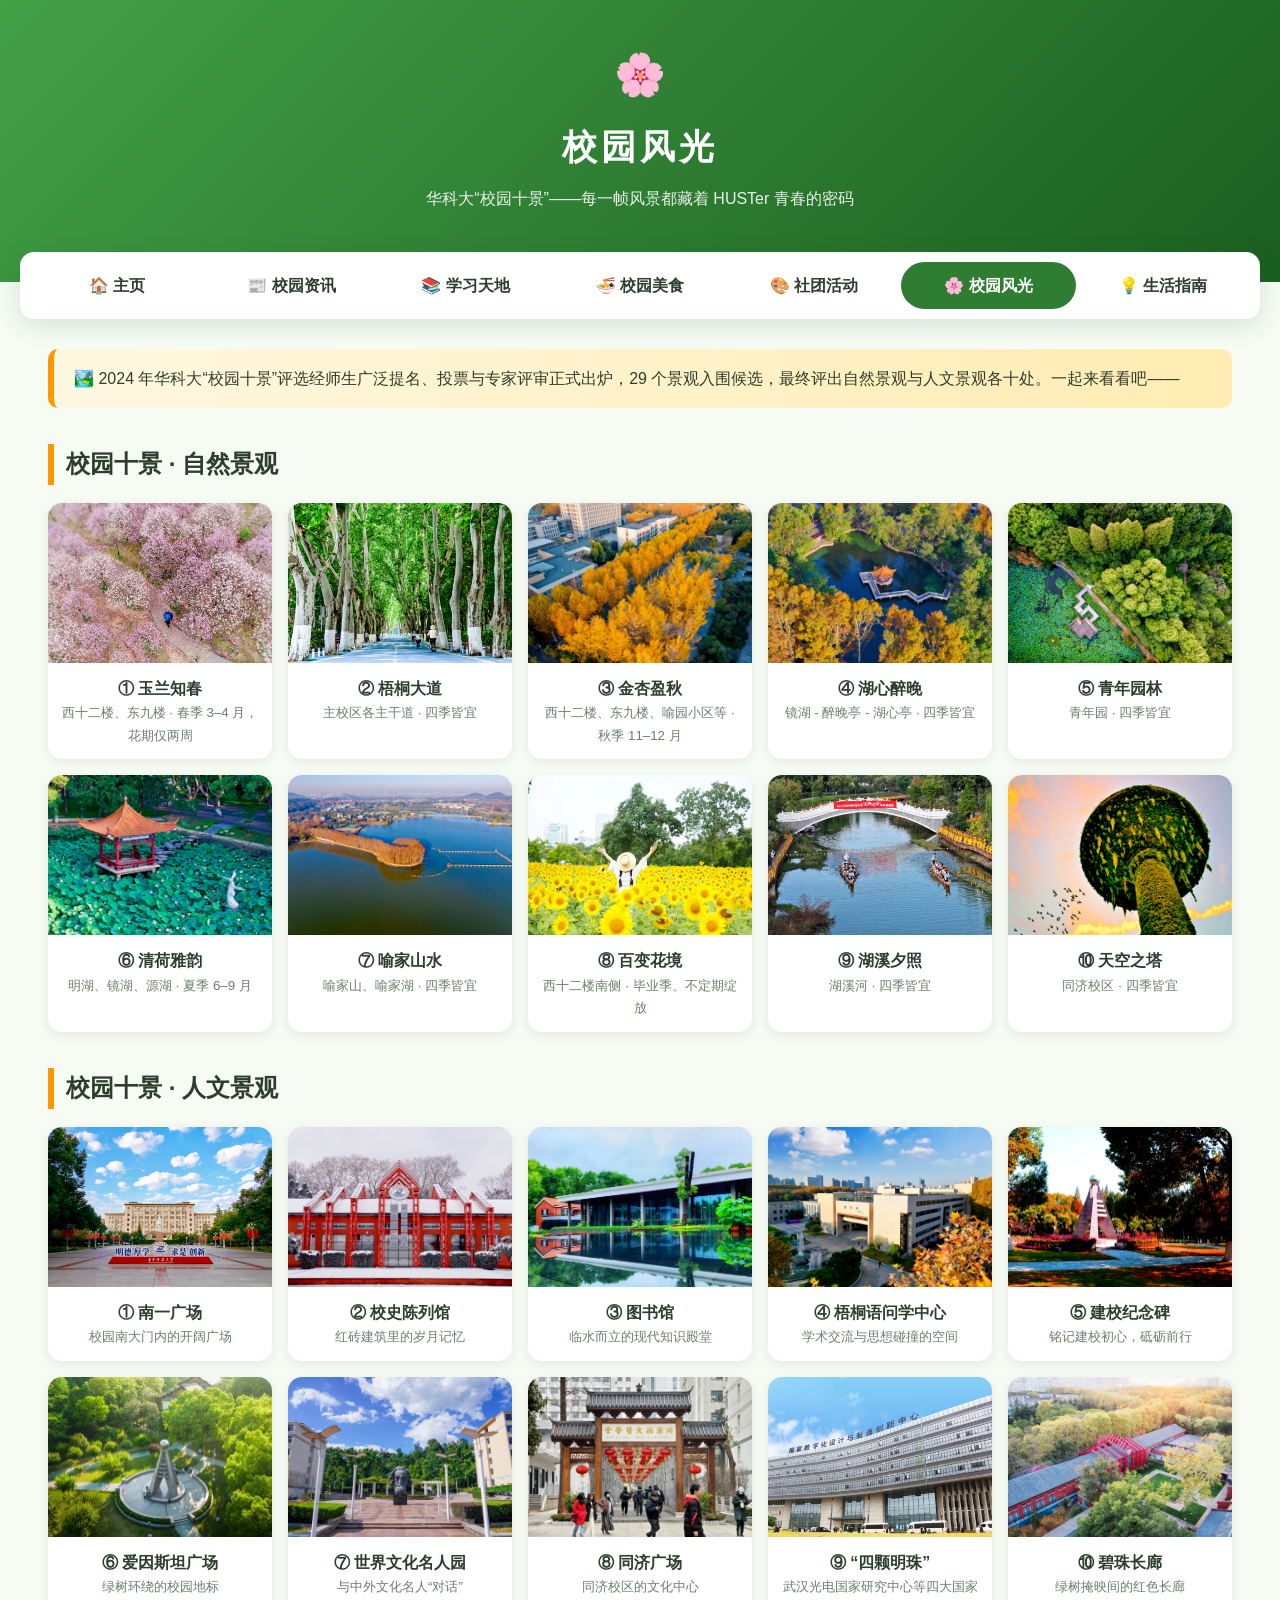
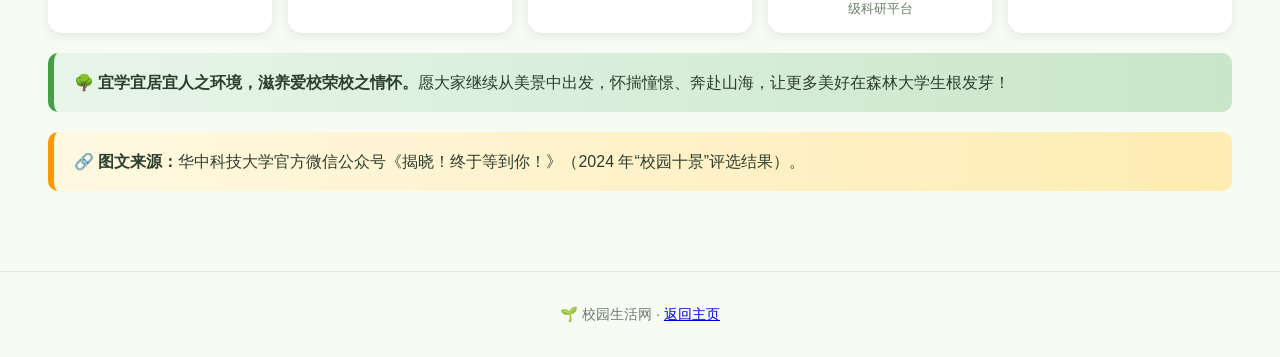
<file: scenery.html>
<!DOCTYPE html>
<html lang="zh-CN">
<head>
<meta charset="UTF-8">
<meta name="viewport" content="width=device-width, initial-scale=1.0">
<title>校园风光 · 校园生活网</title>
<link rel="stylesheet" href="style.css">
</head>
<body>

<header>
  <div class="logo">🌸</div>
  <h1>校园风光</h1>
  <p>华科大“校园十景”——每一帧风景都藏着 HUSTer 青春的密码</p>
</header>

<nav>
  <a href="index.html">🏠 主页</a>
  <a href="news.html">📰 校园资讯</a>
  <a href="study.html">📚 学习天地</a>
  <a href="food.html">🍜 校园美食</a>
  <a href="clubs.html">🎨 社团活动</a>
  <a href="scenery.html" class="active">🌸 校园风光</a>
  <a href="life.html">💡 生活指南</a>
</nav>

<main>
  <div class="banner">
    🏞️ 2024 年华科大“校园十景”评选经师生广泛提名、投票与专家评审正式出炉，29 个景观入围候选，最终评出自然景观与人文景观各十处。一起来看看吧——
  </div>

  <h2 class="section-title">校园十景 · 自然景观</h2>
  <div class="gallery">
    <figure>
      <img class="gimg" src="images/view5.jpg" alt="玉兰知春">
      <figcaption>① 玉兰知春<small>西十二楼、东九楼 · 春季 3–4 月，花期仅两周</small></figcaption>
    </figure>
    <figure>
      <img class="gimg" src="images/view7.jpg" alt="梧桐大道">
      <figcaption>② 梧桐大道<small>主校区各主干道 · 四季皆宜</small></figcaption>
    </figure>
    <figure>
      <img class="gimg" src="images/view9.jpg" alt="金杏盈秋">
      <figcaption>③ 金杏盈秋<small>西十二楼、东九楼、喻园小区等 · 秋季 11–12 月</small></figcaption>
    </figure>
    <figure>
      <img class="gimg" src="images/view11.jpg" alt="湖心醉晚">
      <figcaption>④ 湖心醉晚<small>镜湖 - 醉晚亭 - 湖心亭 · 四季皆宜</small></figcaption>
    </figure>
    <figure>
      <img class="gimg" src="images/view13.jpg" alt="青年园林">
      <figcaption>⑤ 青年园林<small>青年园 · 四季皆宜</small></figcaption>
    </figure>
    <figure>
      <img class="gimg" src="images/view15.jpg" alt="清荷雅韵">
      <figcaption>⑥ 清荷雅韵<small>明湖、镜湖、源湖 · 夏季 6–9 月</small></figcaption>
    </figure>
    <figure>
      <img class="gimg" src="images/view18.jpg" alt="喻家山水">
      <figcaption>⑦ 喻家山水<small>喻家山、喻家湖 · 四季皆宜</small></figcaption>
    </figure>
    <figure>
      <img class="gimg" src="images/view19.jpg" alt="百变花境">
      <figcaption>⑧ 百变花境<small>西十二楼南侧 · 毕业季、不定期绽放</small></figcaption>
    </figure>
    <figure>
      <img class="gimg" src="images/view21.jpg" alt="湖溪夕照">
      <figcaption>⑨ 湖溪夕照<small>湖溪河 · 四季皆宜</small></figcaption>
    </figure>
    <figure>
      <img class="gimg" src="images/view23.jpg" alt="天空之塔">
      <figcaption>⑩ 天空之塔<small>同济校区 · 四季皆宜</small></figcaption>
    </figure>
  </div>

  <h2 class="section-title">校园十景 · 人文景观</h2>
  <div class="gallery">
    <figure>
      <img class="gimg" src="images/view25.jpg" alt="南一广场">
      <figcaption>① 南一广场<small>校园南大门内的开阔广场</small></figcaption>
    </figure>
    <figure>
      <img class="gimg" src="images/view28.jpg" alt="校史陈列馆">
      <figcaption>② 校史陈列馆<small>红砖建筑里的岁月记忆</small></figcaption>
    </figure>
    <figure>
      <img class="gimg" src="images/view32.jpg" alt="图书馆">
      <figcaption>③ 图书馆<small>临水而立的现代知识殿堂</small></figcaption>
    </figure>
    <figure>
      <img class="gimg" src="images/view30.jpg" alt="梧桐语问学中心">
      <figcaption>④ 梧桐语问学中心<small>学术交流与思想碰撞的空间</small></figcaption>
    </figure>
    <figure>
      <img class="gimg" src="images/view34.jpg" alt="建校纪念碑">
      <figcaption>⑤ 建校纪念碑<small>铭记建校初心，砥砺前行</small></figcaption>
    </figure>
    <figure>
      <img class="gimg" src="images/view33.jpg" alt="爱因斯坦广场">
      <figcaption>⑥ 爱因斯坦广场<small>绿树环绕的校园地标</small></figcaption>
    </figure>
    <figure>
      <img class="gimg" src="images/view36.jpg" alt="世界文化名人园">
      <figcaption>⑦ 世界文化名人园<small>与中外文化名人“对话”</small></figcaption>
    </figure>
    <figure>
      <img class="gimg" src="images/view45.jpg" alt="同济广场">
      <figcaption>⑧ 同济广场<small>同济校区的文化中心</small></figcaption>
    </figure>
    <figure>
      <img class="gimg" src="images/view42.jpg" alt="四颗明珠">
      <figcaption>⑨ “四颗明珠”<small>武汉光电国家研究中心等四大国家级科研平台</small></figcaption>
    </figure>
    <figure>
      <img class="gimg" src="images/view27.jpg" alt="碧珠长廊">
      <figcaption>⑩ 碧珠长廊<small>绿树掩映间的红色长廊</small></figcaption>
    </figure>
  </div>

  <div class="banner" style="background:linear-gradient(90deg,#e8f5e9,#c8e6c9); border-left-color:#43a047;">
    🌳 <strong>宜学宜居宜人之环境，滋养爱校荣校之情怀。</strong>愿大家继续从美景中出发，怀揣憧憬、奔赴山海，让更多美好在森林大学生根发芽！
  </div>

  <div class="banner">
    🔗 <strong>图文来源：</strong>华中科技大学官方微信公众号《揭晓！终于等到你！》（2024 年“校园十景”评选结果）。
  </div>
</main>

<footer>
  🌱 校园生活网 · <a href="index.html">返回主页</a>
</footer>

</body>
</html>
</file>
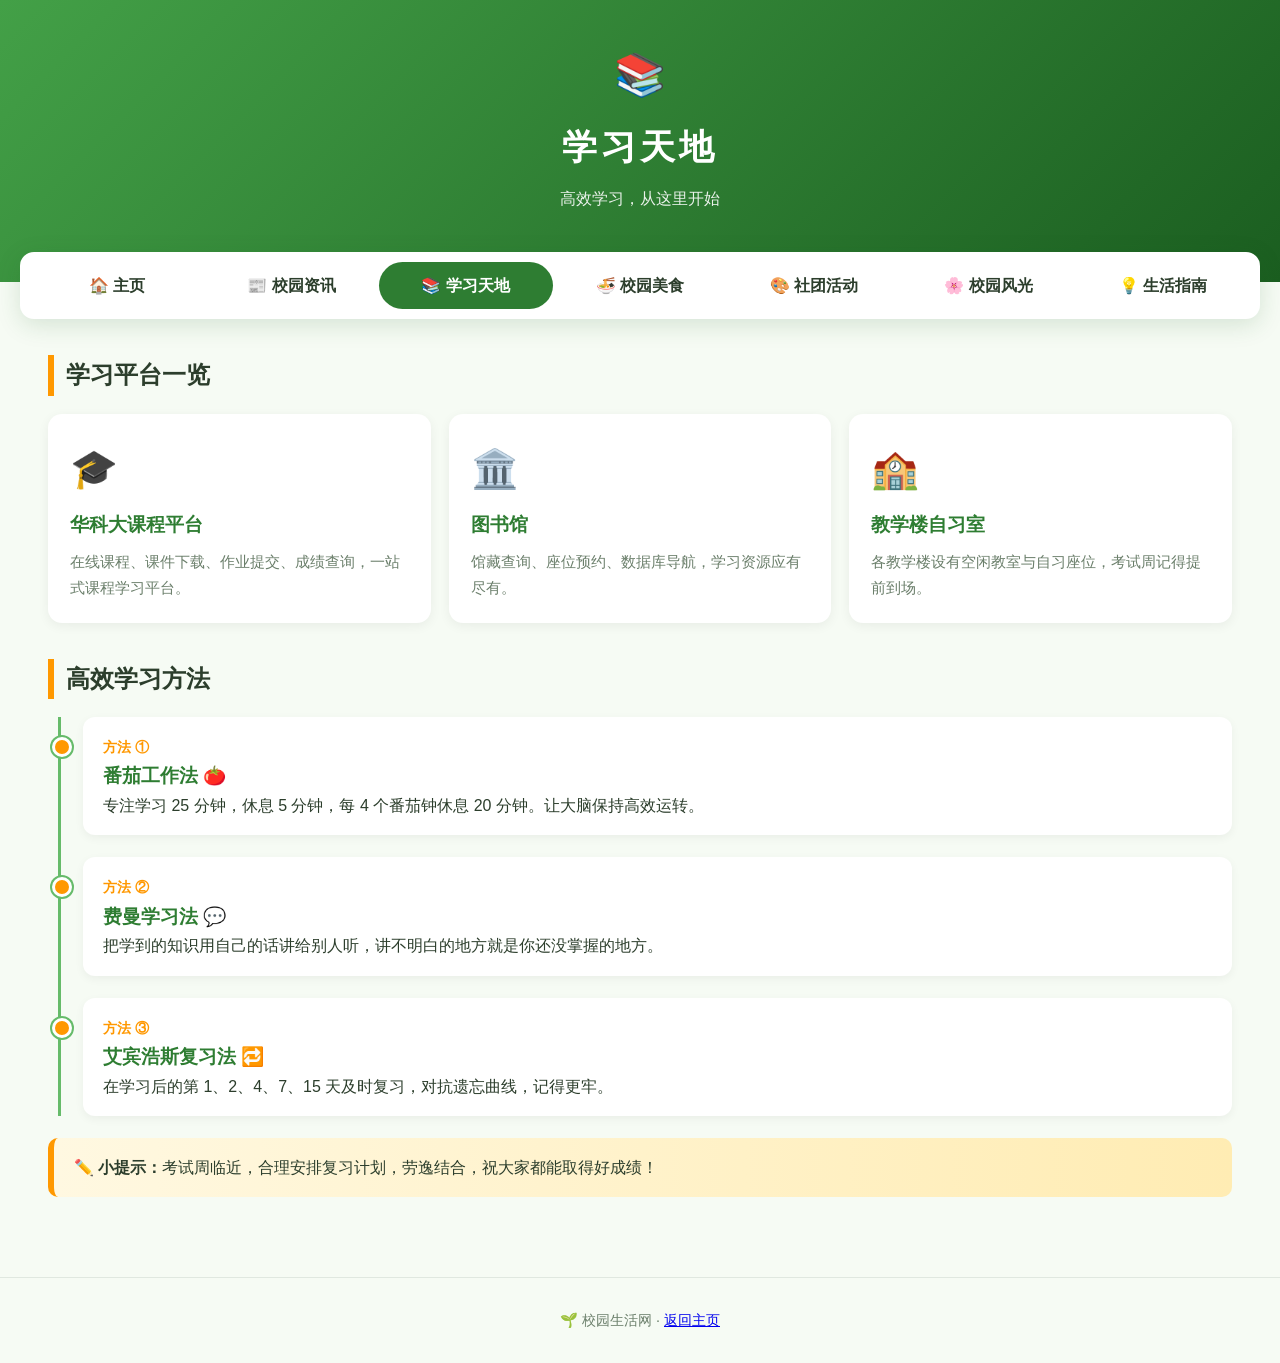
<file: study.html>
<!DOCTYPE html>
<html lang="zh-CN">
<head>
<meta charset="UTF-8">
<meta name="viewport" content="width=device-width, initial-scale=1.0">
<title>学习天地 · 校园生活网</title>
<link rel="stylesheet" href="style.css">
</head>
<body>

<header>
  <div class="logo">📚</div>
  <h1>学习天地</h1>
  <p>高效学习，从这里开始</p>
</header>

<nav>
  <a href="index.html">🏠 主页</a>
  <a href="news.html">📰 校园资讯</a>
  <a href="study.html" class="active">📚 学习天地</a>
  <a href="food.html">🍜 校园美食</a>
  <a href="clubs.html">🎨 社团活动</a>
  <a href="scenery.html">🌸 校园风光</a>
  <a href="life.html">💡 生活指南</a>
</nav>

<main>
  <h2 class="section-title">学习平台一览</h2>
  <div class="cards">
    <div class="card">
      <div class="icon">🎓</div>
      <h3>华科大课程平台</h3>
      <p>在线课程、课件下载、作业提交、成绩查询，一站式课程学习平台。</p>
    </div>
    <div class="card">
      <div class="icon">🏛️</div>
      <h3>图书馆</h3>
      <p>馆藏查询、座位预约、数据库导航，学习资源应有尽有。</p>
    </div>
    <div class="card">
      <div class="icon">🏫</div>
      <h3>教学楼自习室</h3>
      <p>各教学楼设有空闲教室与自习座位，考试周记得提前到场。</p>
    </div>
  </div>

  <h2 class="section-title">高效学习方法</h2>
  <div class="timeline">
    <div class="item">
      <span class="time">方法 ①</span>
      <h3>番茄工作法 🍅</h3>
      <p>专注学习 25 分钟，休息 5 分钟，每 4 个番茄钟休息 20 分钟。让大脑保持高效运转。</p>
    </div>
    <div class="item">
      <span class="time">方法 ②</span>
      <h3>费曼学习法 💬</h3>
      <p>把学到的知识用自己的话讲给别人听，讲不明白的地方就是你还没掌握的地方。</p>
    </div>
    <div class="item">
      <span class="time">方法 ③</span>
      <h3>艾宾浩斯复习法 🔁</h3>
      <p>在学习后的第 1、2、4、7、15 天及时复习，对抗遗忘曲线，记得更牢。</p>
    </div>
  </div>

  <div class="banner">
    ✏️ <strong>小提示：</strong>考试周临近，合理安排复习计划，劳逸结合，祝大家都能取得好成绩！
  </div>
</main>

<footer>
  🌱 校园生活网 · <a href="index.html">返回主页</a>
</footer>

</body>
</html>
</file>
<file: style.css>
/* ===== 校园生活网 公共样式 ===== */
* { margin: 0; padding: 0; box-sizing: border-box; }

:root {
  --primary: #2e7d32;
  --primary-light: #66bb6a;
  --accent: #ff9800;
  --bg: #f6fbf4;
  --card: #ffffff;
  --text: #2c3e2c;
  --muted: #6b7f6b;
}

body {
  font-family: "Microsoft YaHei", "PingFang SC", sans-serif;
  background: var(--bg);
  color: var(--text);
  line-height: 1.7;
}

/* --- 顶部横幅 --- */
header {
  background: linear-gradient(135deg, #43a047 0%, #1b5e20 100%);
  color: #fff;
  padding: 40px 20px 70px;
  text-align: center;
  position: relative;
}
header h1 { font-size: 2.2em; letter-spacing: 4px; }
header p  { opacity: .9; margin-top: 8px; }
header .logo { font-size: 2.6em; margin-bottom: 6px; }

/* --- 导航 --- */
nav {
  background: #fff;
  max-width: 1240px;
  margin: -30px auto 30px;
  border-radius: 14px;
  box-shadow: 0 6px 24px rgba(27,94,32,.15);
  display: flex;
  flex-wrap: nowrap;
  justify-content: space-between;
  padding: 10px;
  position: relative;
  z-index: 2;
}
nav a {
  text-decoration: none;
  color: var(--text);
  padding: 10px 16px;
  border-radius: 999px;
  font-weight: bold;
  transition: .2s;
  white-space: nowrap;
  text-align: center;
  flex: 1;
}
nav a:hover { background: var(--bg); color: var(--primary); }
nav a.active { background: var(--primary); color: #fff; }

/* --- 主体 --- */
main { max-width: 1240px; margin: 0 auto; padding: 0 28px 60px; }

.section-title {
  font-size: 1.5em;
  border-left: 6px solid var(--accent);
  padding-left: 12px;
  margin: 36px 0 18px;
}

/* --- 卡片 --- */
.cards { display: grid; grid-template-columns: repeat(auto-fit, minmax(240px, 1fr)); gap: 18px; }
.card {
  background: var(--card);
  border-radius: 14px;
  padding: 22px;
  box-shadow: 0 3px 12px rgba(0,0,0,.06);
  transition: .25s;
  display: flex;
  flex-direction: column;
  gap: 8px;
}
.card:hover { transform: translateY(-5px); box-shadow: 0 10px 24px rgba(27,94,32,.18); }
.card .icon { font-size: 2.4em; }
.card h3 { color: var(--primary); }
.card p { color: var(--muted); font-size: .95em; }
.card a.btn {
  margin-top: auto;
  align-self: flex-start;
  background: var(--primary);
  color: #fff;
  text-decoration: none;
  padding: 8px 18px;
  border-radius: 999px;
  font-size: .9em;
}
.card a.btn:hover { background: var(--primary-light); }

/* --- 图文条目 --- */
.article {
  background: #fff;
  border-radius: 14px;
  padding: 22px;
  margin-bottom: 18px;
  box-shadow: 0 3px 12px rgba(0,0,0,.06);
  display: flex;
  gap: 20px;
  align-items: center;
}
.article .pic {
  flex: 0 0 110px;
  height: 110px;
  border-radius: 12px;
  display: flex;
  align-items: center;
  justify-content: center;
  font-size: 3em;
  color: #fff;
}
.article h3 { color: var(--primary); margin-bottom: 4px; }
.article .meta { color: var(--muted); font-size: .85em; margin-bottom: 6px; }
img.pic { object-fit: cover; background: #eee; }
.card img.card-img { width: 100%; height: 140px; object-fit: cover; border-radius: 10px; }

/* --- 时间轴 --- */
.timeline { border-left: 3px solid var(--primary-light); padding-left: 22px; margin-left: 10px; }
.timeline .item { position: relative; margin-bottom: 22px; background: #fff; padding: 16px 20px; border-radius: 12px; box-shadow: 0 3px 10px rgba(0,0,0,.05); }
.timeline .item::before {
  content: ""; position: absolute; left: -31px; top: 20px;
  width: 14px; height: 14px; border-radius: 50%;
  background: var(--accent); border: 3px solid #fff;
  box-shadow: 0 0 0 2px var(--primary-light);
}
.timeline .item h3 { color: var(--primary); }
.timeline .item .time { color: var(--accent); font-weight: bold; font-size: .9em; }

/* --- 表格 --- */
table { width: 100%; border-collapse: collapse; background: #fff; border-radius: 12px; overflow: hidden; box-shadow: 0 3px 12px rgba(0,0,0,.06); }
th { background: var(--primary); color: #fff; padding: 12px; }
td { padding: 12px; border-bottom: 1px solid #eee; text-align: center; transition: background .15s; }
td:hover { background: var(--bg); }

/* --- 画廊 --- */
.gallery { display: grid; grid-template-columns: repeat(auto-fit, minmax(200px, 1fr)); gap: 16px; }
.gallery figure {
  border-radius: 14px; overflow: hidden; box-shadow: 0 3px 12px rgba(0,0,0,.08); background: #fff;
}
.gallery .img {
  height: 150px; display: flex; align-items: center; justify-content: center;
  font-size: 4em; color: #fff;
}
.gallery figcaption { padding: 12px; text-align: center; font-weight: bold; color: var(--text); }
.gallery figcaption small { display: block; color: var(--muted); font-weight: normal; }
.gallery img.gimg { width: 100%; height: 160px; object-fit: cover; display: block; }

/* --- 横幅提示 --- */
.banner {
  background: linear-gradient(90deg, #fff8e1, #ffecb3);
  border-left: 6px solid var(--accent);
  border-radius: 10px;
  padding: 16px 20px;
  margin: 20px 0;
}

/* --- 内嵌网页 --- */
.embed-bar {
  background: #fff;
  border-radius: 12px 12px 0 0;
  padding: 12px 18px;
  display: flex;
  justify-content: space-between;
  align-items: center;
  flex-wrap: wrap;
  gap: 8px;
  box-shadow: 0 3px 12px rgba(0,0,0,.06);
}
.embed-bar .tip { color: var(--muted); font-size: .9em; }
.embed-bar a {
  color: var(--primary); font-weight: bold; text-decoration: none;
  border: 1.5px solid var(--primary); border-radius: 999px; padding: 5px 16px;
}
.embed-bar a:hover { background: var(--primary); color: #fff; }
.embed-frame {
  width: 100%;
  height: 76vh;
  border: none;
  border-radius: 0 0 12px 12px;
  background: #fff;
  box-shadow: 0 3px 12px rgba(0,0,0,.06);
}

/* --- 页脚 --- */
footer {
  text-align: center;
  color: var(--muted);
  padding: 30px 20px;
  border-top: 1px solid #e0e8e0;
  font-size: .9em;
}

@media (max-width: 640px) {
  .article { flex-direction: column; align-items: flex-start; }
  header h1 { font-size: 1.6em; }
  nav { flex-wrap: wrap; }
  nav a { flex: 1 1 30%; }
}
</file>
